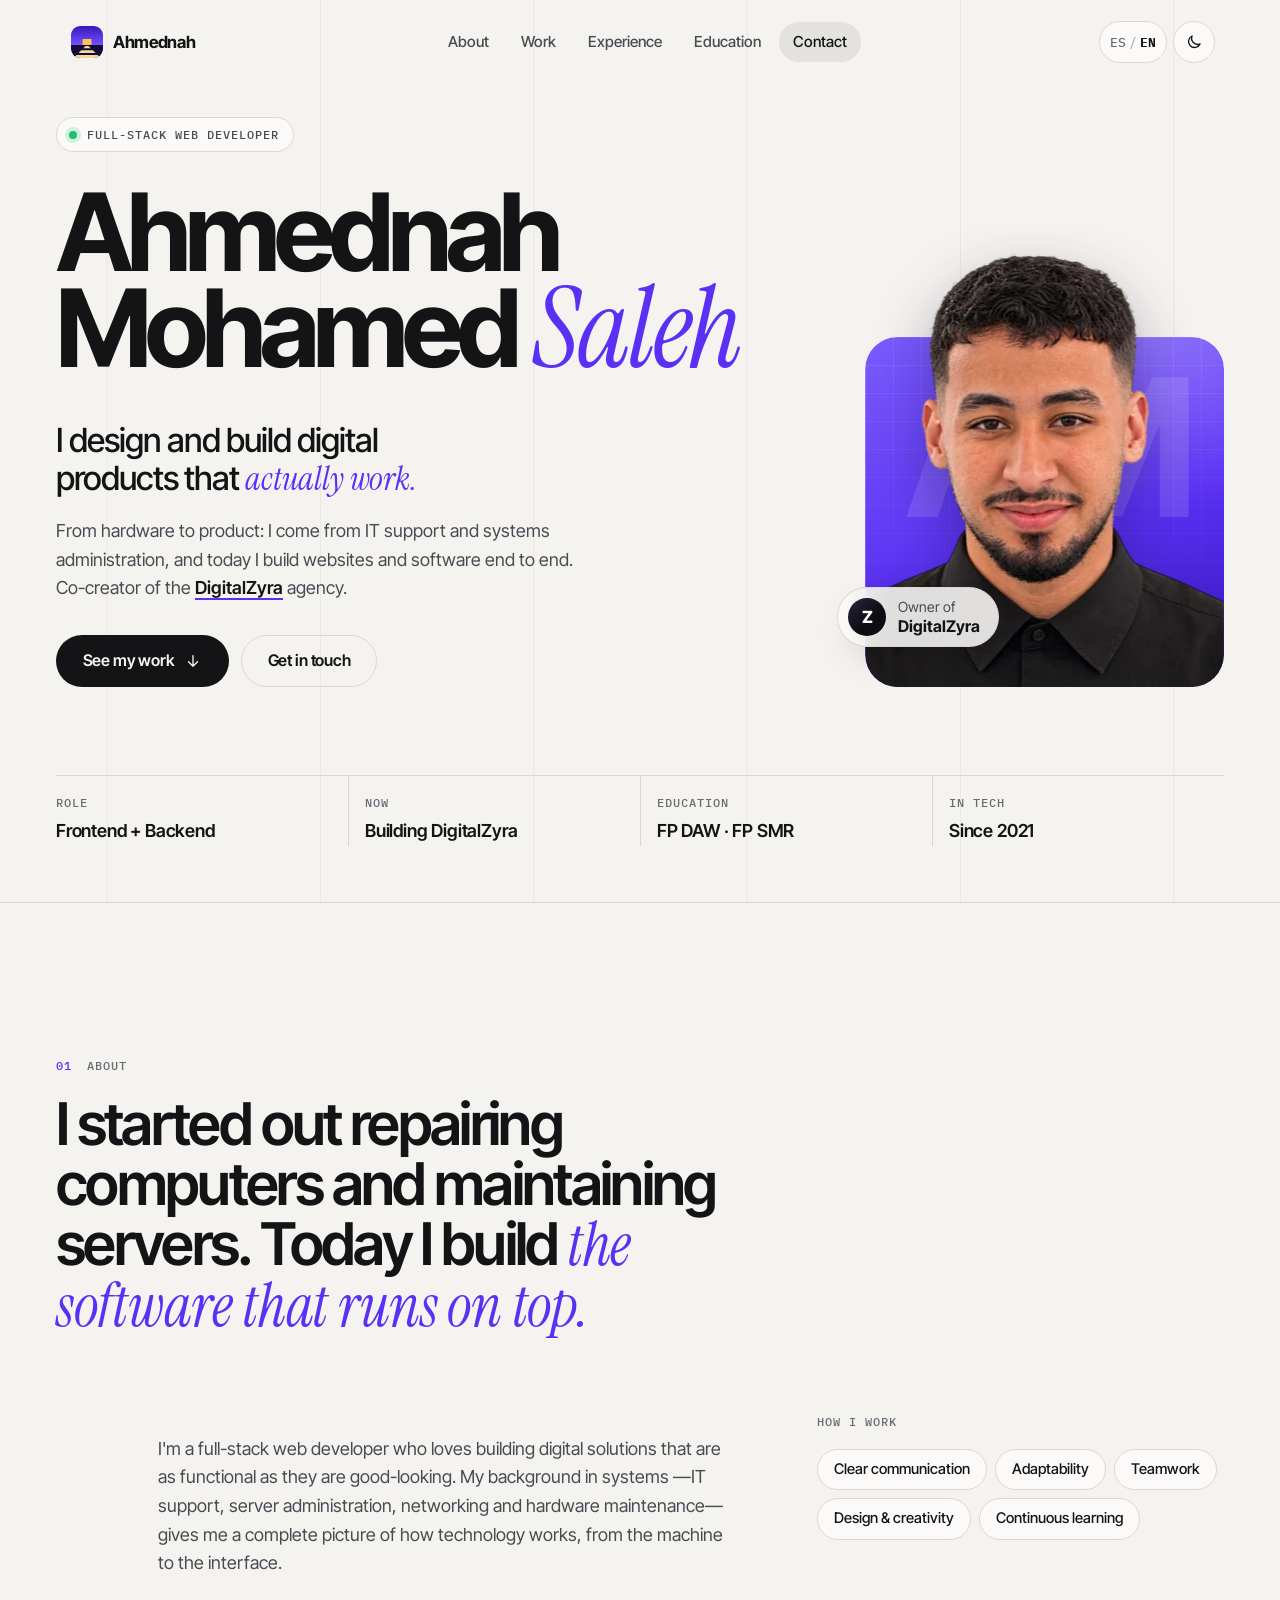
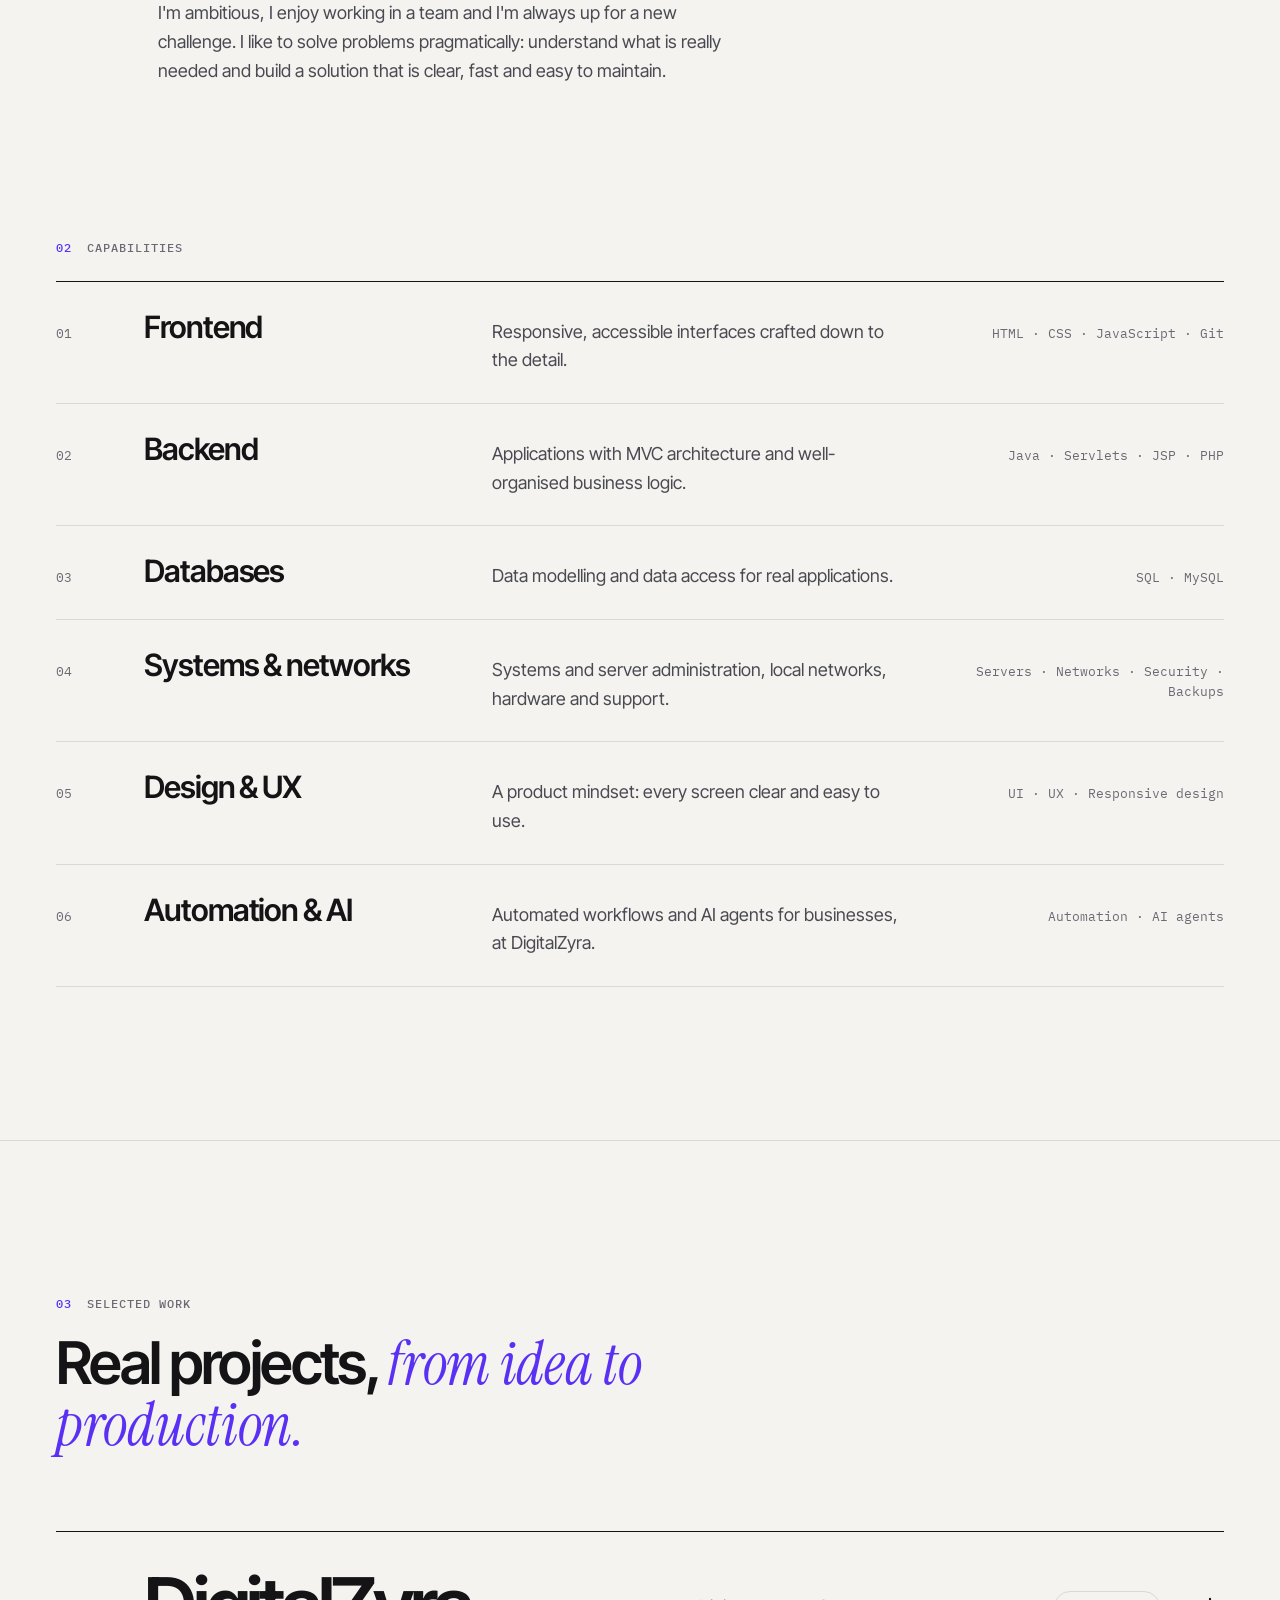
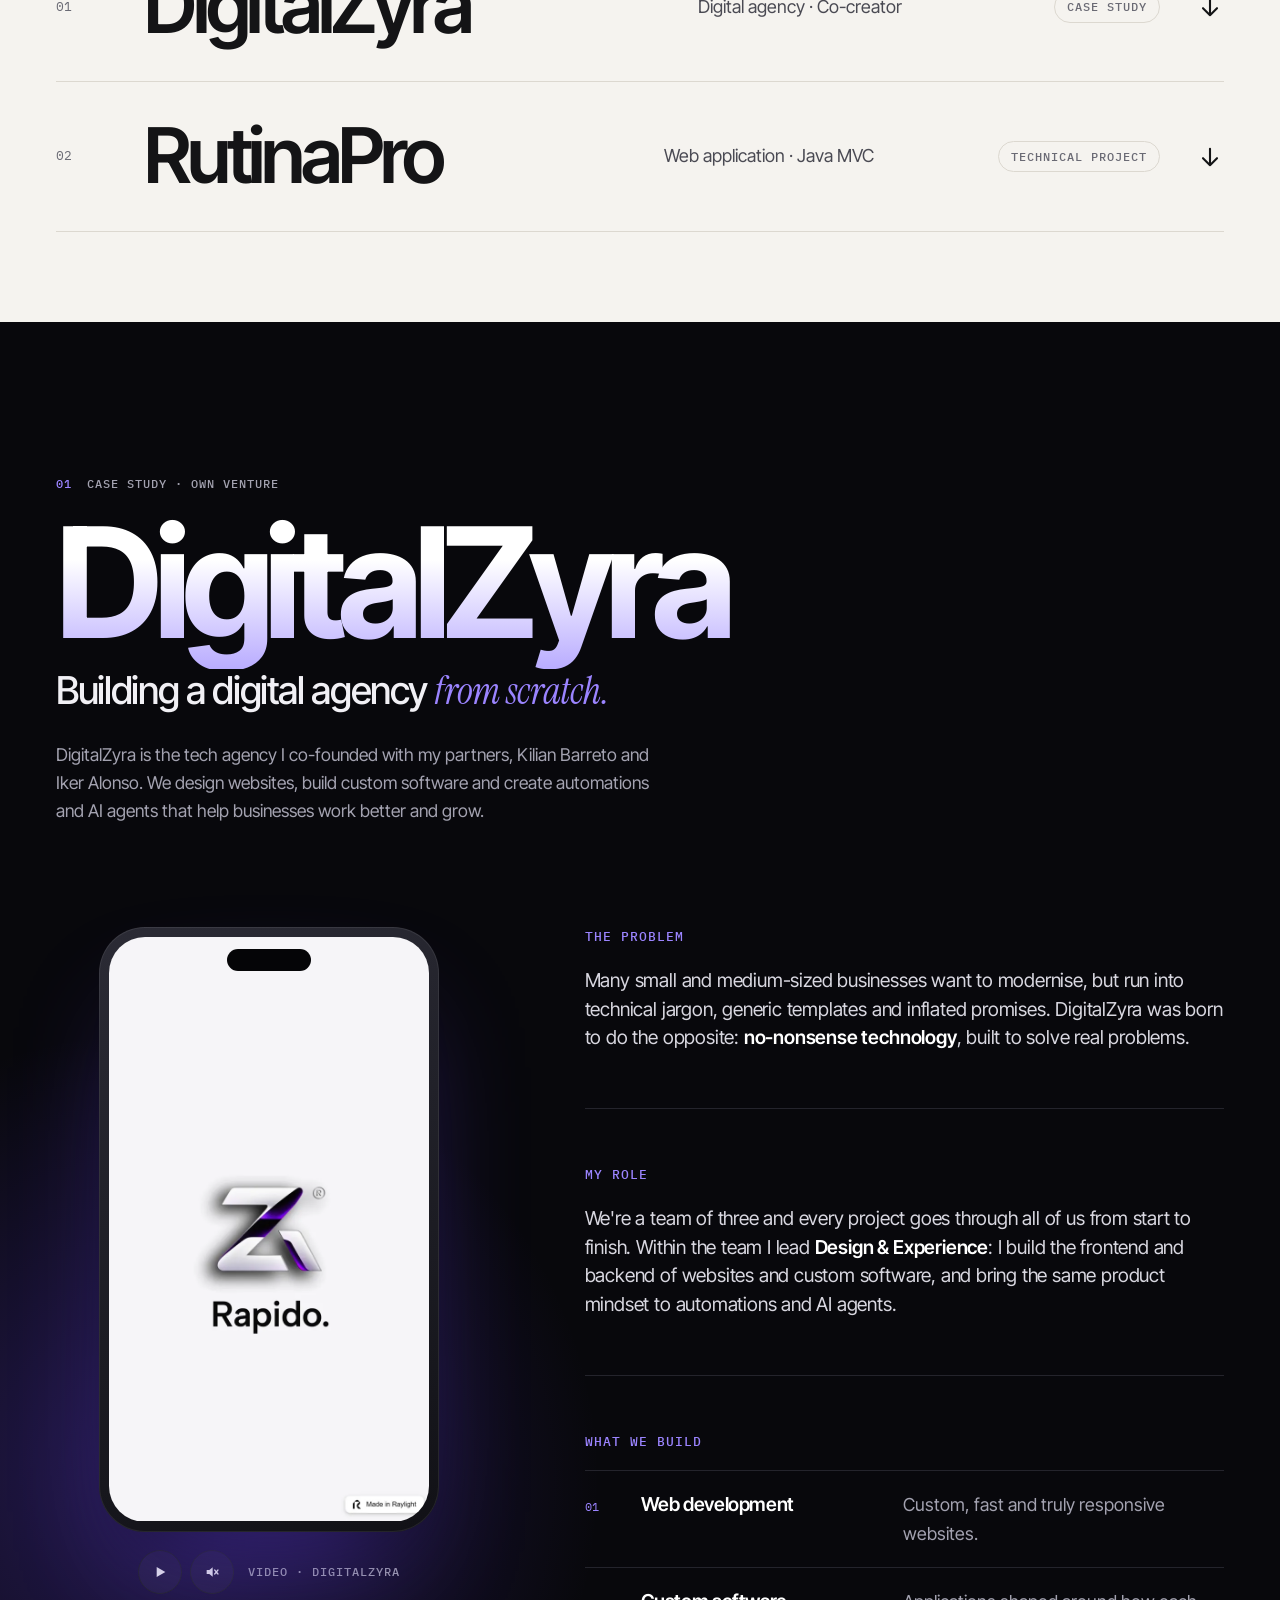
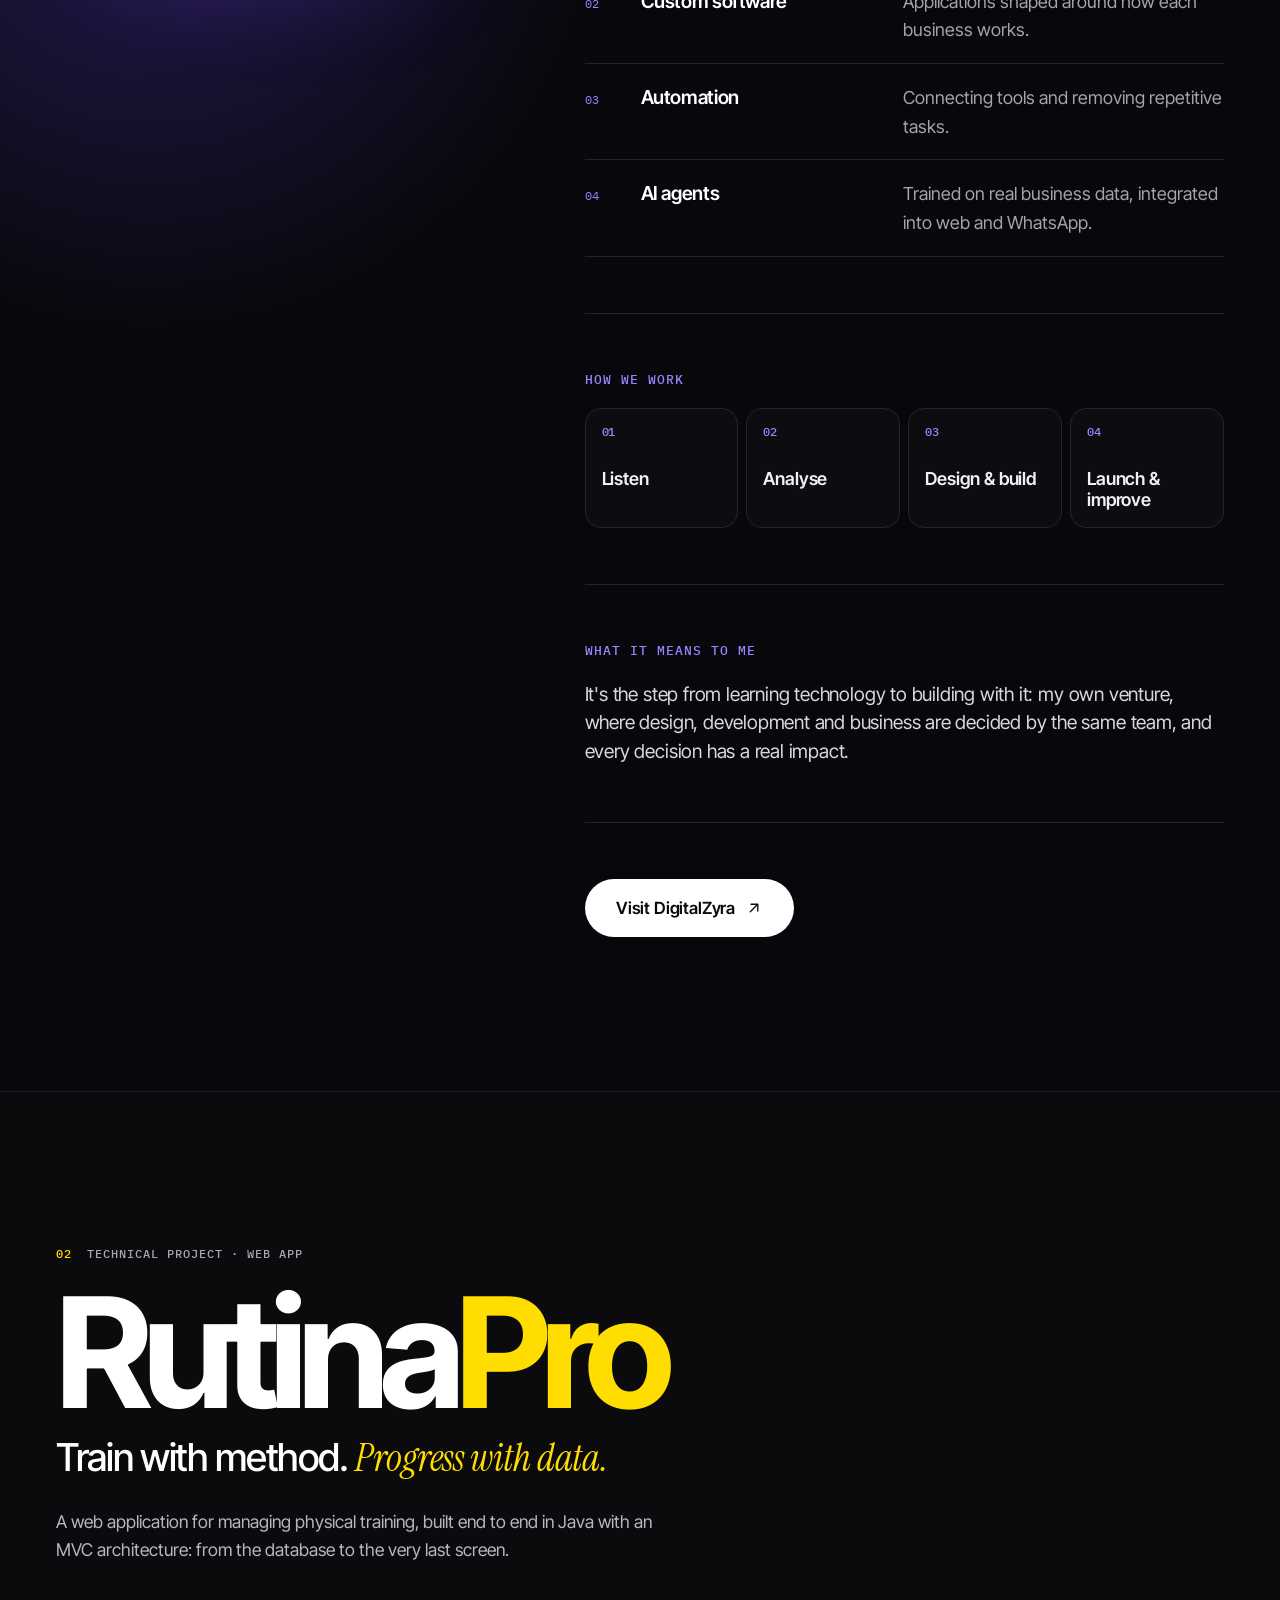
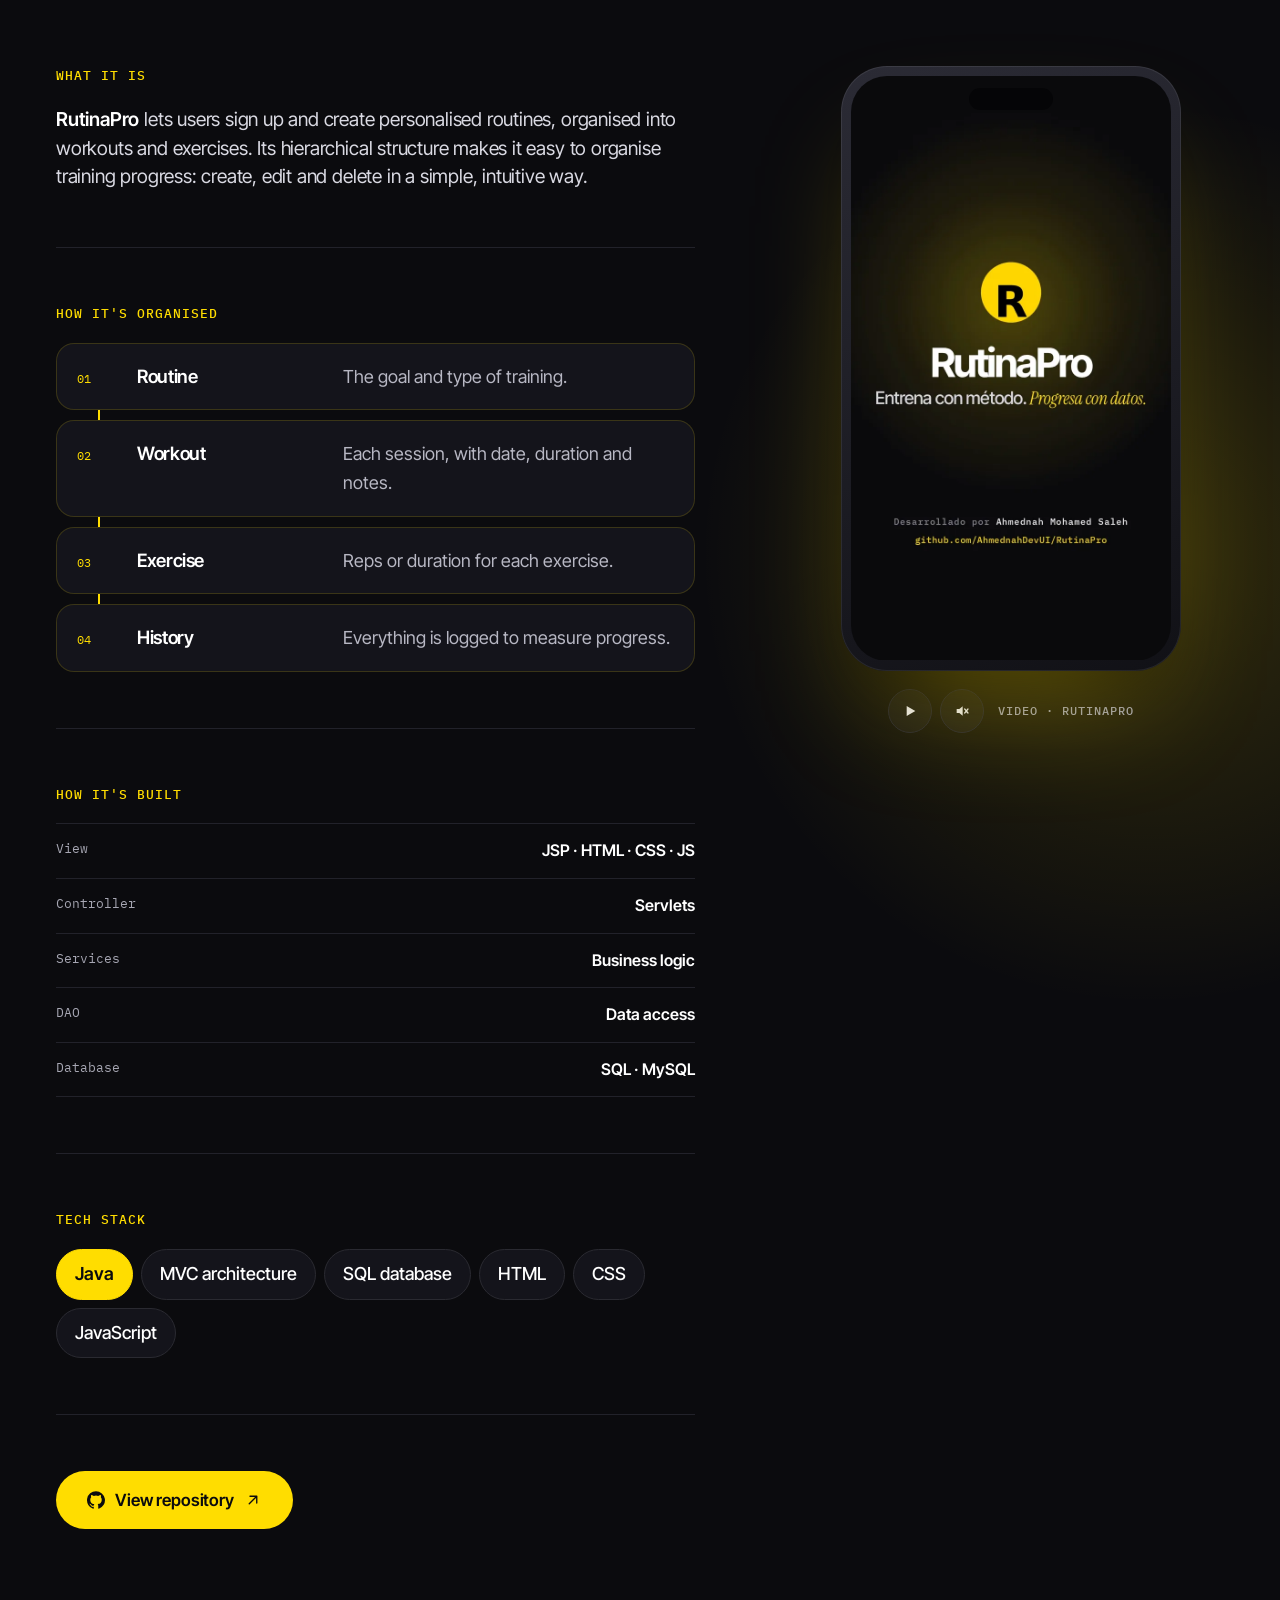
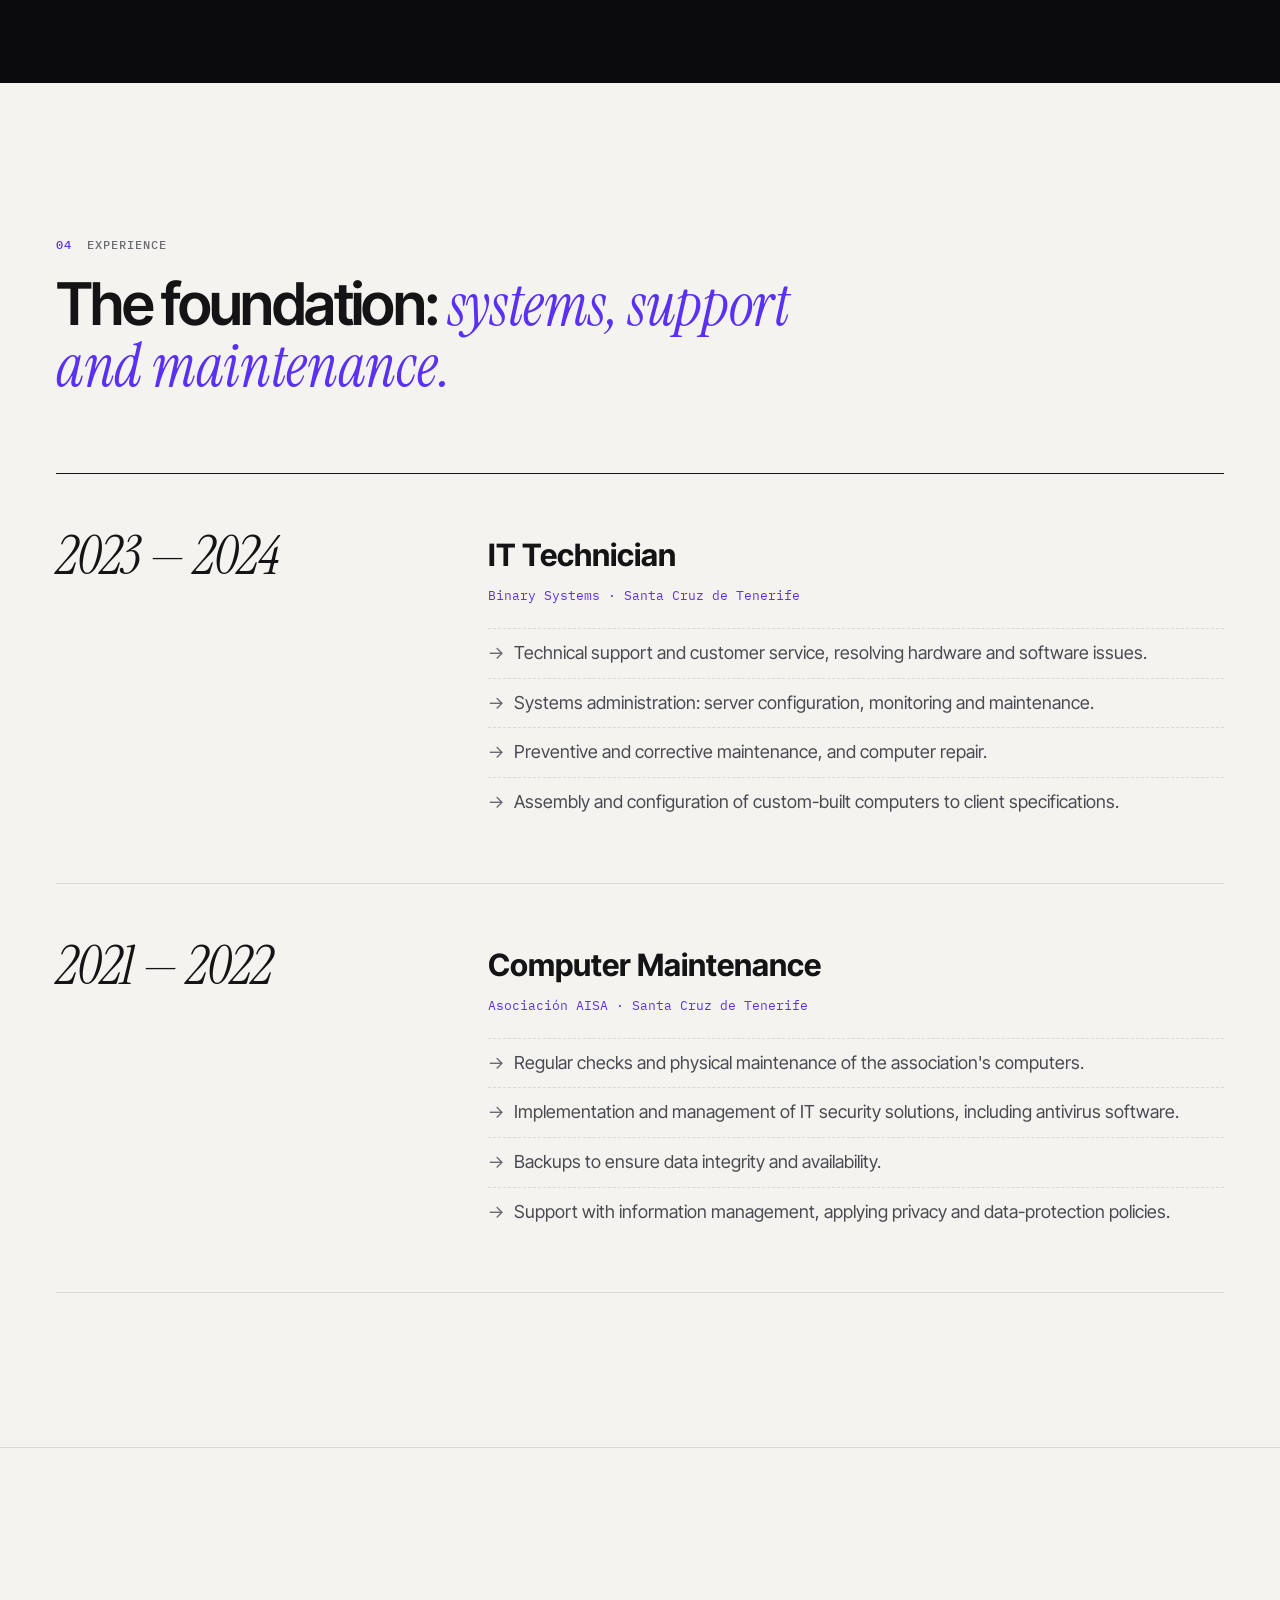
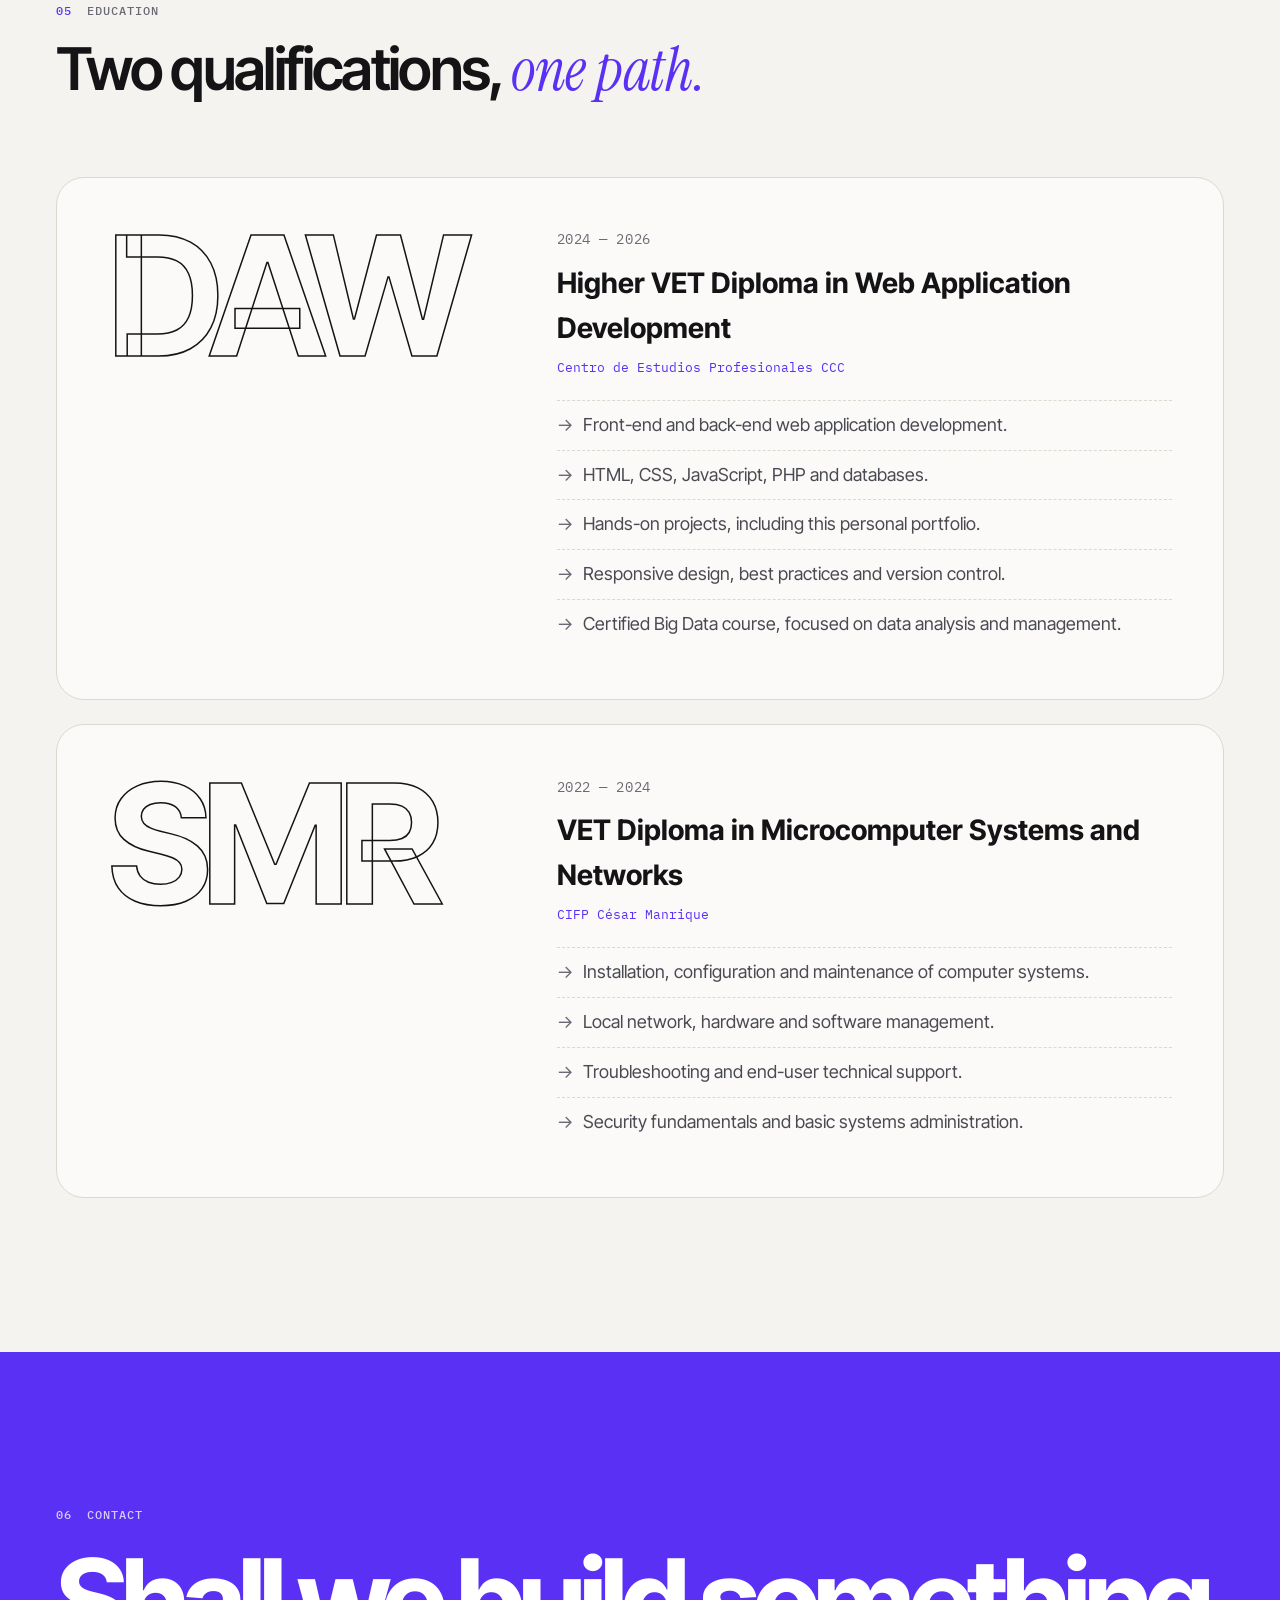
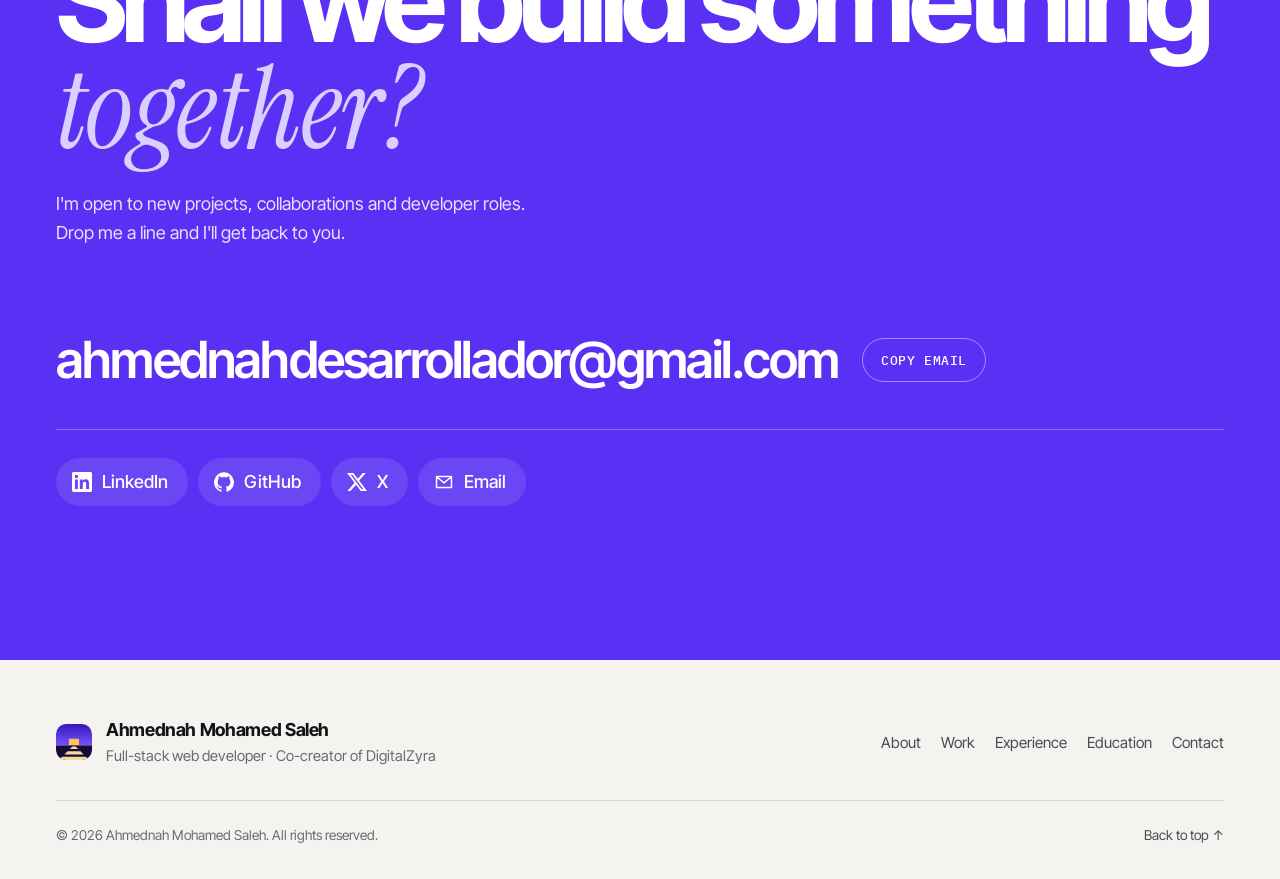
<file: index.html>
<!DOCTYPE html>
<html lang="es">

<!--
    ============================================================
    CÓMO EDITAR ESTE PORTFOLIO
    ------------------------------------------------------------
    · Cada texto aparece dos veces, uno al lado del otro:
        <span lang="es">Texto en español</span>
        <span lang="en">Text in English</span>
      Cambia los dos. El botón ES/EN muestra uno u otro.
    · Imágenes  → carpeta img/
    · Vídeos    → carpeta videos/
    · Estilos   → css/estilo.css  (colores al principio, en :root)
    · Scripts   → js/javaScriot.js
    ============================================================
-->

<head>
    <meta charset="UTF-8">
    <meta name="viewport" content="width=device-width, initial-scale=1.0">

    <!-- ================= SEO ================= -->
    <title data-es-text="Ahmednah Mohamed Saleh — Desarrollador web full-stack"
        data-en-text="Ahmednah Mohamed Saleh — Full-stack web developer">Ahmednah Mohamed Saleh — Desarrollador web full-stack</title>
    <meta name="description"
        data-es-content="Portfolio de Ahmednah Mohamed Saleh, desarrollador web full-stack y co-creador de la agencia DigitalZyra. Proyectos, experiencia, formación y contacto."
        data-en-content="Portfolio of Ahmednah Mohamed Saleh, full-stack web developer and co-creator of the DigitalZyra agency. Projects, experience, education and contact."
        content="Portfolio de Ahmednah Mohamed Saleh, desarrollador web full-stack y co-creador de la agencia DigitalZyra. Proyectos, experiencia, formación y contacto.">
    <meta name="author" content="Ahmednah Mohamed Saleh">
    <link rel="canonical" href="https://ahmednahdevui.github.io/">
    <meta name="theme-color" content="#f5f3ef" media="(prefers-color-scheme: light)">
    <meta name="theme-color" content="#0c0c0f" media="(prefers-color-scheme: dark)">

    <!-- Open Graph (vista previa al compartir en LinkedIn, WhatsApp, X...) -->
    <meta property="og:type" content="website">
    <meta property="og:url" content="https://ahmednahdevui.github.io/">
    <meta property="og:title" content="Ahmednah Mohamed Saleh — Desarrollador web full-stack">
    <meta property="og:description" content="Diseño y construyo productos digitales que funcionan de verdad. Co-creador de DigitalZyra.">
    <meta property="og:image" content="https://ahmednahdevui.github.io/img/og-ahmednah.jpg">
    <meta property="og:image:width" content="1200">
    <meta property="og:image:height" content="630">
    <meta property="og:locale" content="es_ES">
    <meta property="og:locale:alternate" content="en_GB">
    <meta name="twitter:card" content="summary_large_image">
    <meta name="twitter:site" content="@AhmednahDevUI">

    <!-- Favicon -->
    <link rel="icon" href="favicon.ico" sizes="48x48">
    <link rel="icon" href="img/favicon.svg" type="image/svg+xml">
    <link rel="apple-touch-icon" href="img/apple-touch-icon.png">

    <!-- Fuentes -->
    <link rel="preconnect" href="https://fonts.googleapis.com">
    <link rel="preconnect" href="https://fonts.gstatic.com" crossorigin>
    <link
        href="https://fonts.googleapis.com/css2?family=IBM+Plex+Mono:wght@400;500&family=Instrument+Serif:ital@0;1&family=Inter+Tight:wght@400;500;600;700&display=swap"
        rel="stylesheet">

    <!-- CSS -->
    <link rel="stylesheet" href="css/estilo.css">

    <!-- Imagen principal: se precarga para que el hero aparezca rápido -->
    <link rel="preload" as="image" href="img/foto-ahmednah-recorte-800.webp" type="image/webp"
        imagesrcset="img/foto-ahmednah-recorte-480.webp 480w, img/foto-ahmednah-recorte-800.webp 800w" imagesizes="(max-width: 900px) 90vw, 34vw">

    <!-- Idioma guardado (se aplica antes de pintar para evitar parpadeos) -->
    <script>
        (function () {
            var l = null;
            try { l = localStorage.getItem('idioma'); } catch (e) { }
            if (!l) l = (navigator.language || 'es').slice(0, 2) === 'en' ? 'en' : 'es';
            document.documentElement.lang = l;
            document.documentElement.classList.add('js');
        })();
    </script>

    <!-- Datos estructurados para buscadores -->
    <script type="application/ld+json">
    {
        "@context": "https://schema.org",
        "@type": "Person",
        "name": "Ahmednah Mohamed Saleh",
        "url": "https://ahmednahdevui.github.io/",
        "image": "https://ahmednahdevui.github.io/img/foto-ahmednah.jpg",
        "jobTitle": "Desarrollador web full-stack",
        "email": "mailto:ahmednahdesarrollador@gmail.com",
        "memberOf": { "@type": "Organization", "name": "DigitalZyra", "url": "https://digitalzyra.com/" },
        "sameAs": [
            "https://www.linkedin.com/in/ahmednah-mohamed-saleh-87361a36b",
            "https://github.com/AhmednahDevUI",
            "https://x.com/AhmednahDevUI"
        ]
    }
    </script>
</head>

<body>
    <!-- Modo oscuro guardado (antes de pintar la página) -->
    <script>
        (function () {
            var t = null;
            try { t = localStorage.getItem('tema'); } catch (e) { }
            if (t === 'oscuro' || (!t && window.matchMedia('(prefers-color-scheme: dark)').matches)) {
                document.body.classList.add('dark-mode');
            }
        })();
    </script>

    <!-- Iconos (se reutilizan con <use href="#i-...">) -->
    <svg width="0" height="0" style="position:absolute" aria-hidden="true" focusable="false">
        <symbol id="i-mail" viewBox="0 0 24 24"><path fill="none" stroke="currentColor" stroke-width="1.8" stroke-linecap="round" stroke-linejoin="round" d="M3 5.5h18v13H3zM3.5 6l8.5 7 8.5-7"/></symbol>
        <symbol id="i-linkedin" viewBox="0 0 24 24"><path fill="currentColor" d="M20.45 20.45h-3.55v-5.57c0-1.33-.03-3.04-1.85-3.04-1.86 0-2.14 1.45-2.14 2.94v5.67H9.35V9h3.41v1.56h.05c.48-.9 1.64-1.85 3.37-1.85 3.6 0 4.27 2.37 4.27 5.46v6.28zM5.34 7.43a2.06 2.06 0 1 1 0-4.13 2.06 2.06 0 0 1 0 4.13zM7.12 20.45H3.56V9h3.56v11.45zM22.22 0H1.77C.79 0 0 .77 0 1.73v20.54C0 23.23.79 24 1.77 24h20.45c.98 0 1.78-.77 1.78-1.73V1.73C24 .77 23.2 0 22.22 0z"/></symbol>
        <symbol id="i-github" viewBox="0 0 24 24"><path fill="currentColor" d="M12 .3a12 12 0 0 0-3.8 23.38c.6.12.82-.26.82-.57v-2.04c-3.34.73-4.04-1.61-4.04-1.61-.55-1.39-1.33-1.76-1.33-1.76-1.09-.74.08-.73.08-.73 1.2.09 1.84 1.24 1.84 1.24 1.07 1.83 2.81 1.3 3.5 1 .1-.78.42-1.31.76-1.61-2.67-.3-5.47-1.33-5.47-5.93 0-1.31.47-2.38 1.24-3.22-.14-.3-.54-1.52.1-3.18 0 0 1-.32 3.3 1.23a11.5 11.5 0 0 1 6 0c2.28-1.55 3.29-1.23 3.29-1.23.64 1.66.24 2.88.12 3.18a4.65 4.65 0 0 1 1.23 3.22c0 4.61-2.8 5.63-5.48 5.92.42.36.81 1.1.81 2.22v3.29c0 .31.21.69.82.57A12 12 0 0 0 12 .3"/></symbol>
        <symbol id="i-x" viewBox="0 0 24 24"><path fill="currentColor" d="M18.9 1.15h3.68l-8.04 9.19L24 22.85h-7.41l-5.8-7.58-6.63 7.58H.47l8.6-9.83L0 1.15h7.59l5.25 6.93zm-1.29 19.5h2.04L6.49 3.24H4.3z"/></symbol>
        <symbol id="i-arrow" viewBox="0 0 24 24"><path fill="none" stroke="currentColor" stroke-width="1.8" stroke-linecap="round" stroke-linejoin="round" d="M7 17 17 7M8 7h9v9"/></symbol>
        <symbol id="i-down" viewBox="0 0 24 24"><path fill="none" stroke="currentColor" stroke-width="1.8" stroke-linecap="round" stroke-linejoin="round" d="M12 5v14M6 13l6 6 6-6"/></symbol>
    </svg>

    <a class="skip-link" href="#main">
        <span lang="es">Saltar al contenido</span><span lang="en">Skip to content</span>
    </a>

    <!-- ================= NAV ================= -->
    <nav class="menu menu--top" aria-label="Principal" data-es-aria-label="Principal" data-en-aria-label="Main">
        <div class="navbar">

            <a class="marca" href="#header" aria-label="Ahmednah Mohamed Saleh — inicio">
                <img src="img/favicon.svg" alt="" width="32" height="32">
                <span class="marca-nombre">Ahmednah</span>
            </a>

            <ul id="nav-links">
                <li><a href="#about"><span lang="es">Sobre mí</span><span lang="en">About</span></a></li>
                <li><a href="#project"><span lang="es">Proyectos</span><span lang="en">Work</span></a></li>
                <li><a href="#experience"><span lang="es">Experiencia</span><span lang="en">Experience</span></a></li>
                <li><a href="#education"><span lang="es">Formación</span><span lang="en">Education</span></a></li>
                <li><a href="#contact"><span lang="es">Contacto</span><span lang="en">Contact</span></a></li>
            </ul>

            <div class="nav-acciones">
                <!-- ================= botón idioma ================= -->
                <button id="btn-idioma" class="boton-nav boton-idioma" type="button"
                    data-es-aria-label="Cambiar idioma a inglés" data-en-aria-label="Switch language to Spanish"
                    aria-label="Cambiar idioma a inglés">
                    <span class="idioma-es">ES</span><span class="idioma-sep">/</span><span class="idioma-en">EN</span>
                </button>

                <!-- ================= botón modo oscuro ================= -->
                <button id="btn-dark-mode" class="boton-nav boton-modo-oscuro" type="button" aria-pressed="false"
                    data-es-aria-label="Activar o desactivar modo oscuro" data-en-aria-label="Toggle dark mode"
                    aria-label="Activar o desactivar modo oscuro">
                    <svg class="icono-luna" viewBox="0 0 24 24" width="18" height="18" aria-hidden="true"><path fill="none" stroke="currentColor" stroke-width="1.8" stroke-linecap="round" stroke-linejoin="round" d="M20 14.5A8 8 0 0 1 9.5 4a8 8 0 1 0 10.5 10.5z"/></svg>
                    <svg class="icono-sol" viewBox="0 0 24 24" width="18" height="18" aria-hidden="true"><g fill="none" stroke="currentColor" stroke-width="1.8" stroke-linecap="round"><circle cx="12" cy="12" r="4"/><path d="M12 2v2M12 20v2M4.9 4.9l1.4 1.4M17.7 17.7l1.4 1.4M2 12h2M20 12h2M4.9 19.1l1.4-1.4M17.7 6.3l1.4-1.4"/></g></svg>
                </button>

                <!-- ================= botón menú (móvil) ================= -->
                <button class="boton-nav menu-toggle" type="button" aria-expanded="false" aria-controls="nav-links"
                    data-es-aria-label="Abrir menú" data-en-aria-label="Open menu" aria-label="Abrir menú">
                    <span></span><span></span>
                </button>
            </div>
        </div>
    </nav>

    <!-- ================= HERO ================= -->
    <header id="header" class="hero">
        <div class="contenedor hero-content">

            <!-- IZQUIERDA -->
            <div class="hero-txto">
                <p class="hello etiqueta">
                    <span class="punto-vivo" aria-hidden="true"></span>
                    <span lang="es">Desarrollador web full-stack</span>
                    <span lang="en">Full-stack web developer</span>
                </p>

                <h1>
                    <span class="h1-linea">Ahmednah</span>
                    <span class="h1-linea">Mohamed <em class="resaltado">Saleh</em></span>
                </h1>

                <p class="job-title">
                    <span lang="es">Diseño y construyo productos digitales que <em>funcionan de verdad.</em></span>
                    <span lang="en">I design and build digital products that <em>actually work.</em></span>
                </p>

                <p class="hero-intro" lang="es">
                    Del hardware al producto: vengo del soporte técnico y la administración de sistemas, y hoy
                    desarrollo webs y software de principio a fin. Owner de la agencia
                    <a href="#digitalzyra">DigitalZyra</a>.
                </p>
                <p class="hero-intro" lang="en">
                    From hardware to product: I come from IT support and systems administration, and today I build
                    websites and software end to end. Co-creator of the
                    <a href="#digitalzyra">DigitalZyra</a> agency.
                </p>

                <div class="hero-cta">
                    <a class="boton boton--primario" href="#project">
                        <span lang="es">Ver proyectos</span><span lang="en">See my work</span>
                        <svg width="18" height="18" aria-hidden="true"><use href="#i-down"/></svg>
                    </a>
                    <a class="boton boton--secundario" href="#contact">
                        <span lang="es">Contactar</span><span lang="en">Get in touch</span>
                    </a>
                </div>
            </div>

            <!-- DERECHA: FOTO (recortada, sobresale del bloque de color) -->
            <figure class="hero-foto">
                <div class="foto-escena">
                    <div class="foto-fondo" aria-hidden="true">
                        <span class="foto-monograma">AM</span>
                    </div>
                    <!-- Para cambiar la foto: sustituye img/foto-ahmednah-recorte-800.webp y -480.webp (PNG/WebP con fondo transparente) -->
                    <img class="foto-persona" src="img/foto-ahmednah-recorte-800.webp"
                        srcset="img/foto-ahmednah-recorte-480.webp 480w, img/foto-ahmednah-recorte-800.webp 800w"
                        sizes="(max-width: 900px) 90vw, 34vw" width="800" height="1000" fetchpriority="high"
                        alt="Retrato de Ahmednah Mohamed Saleh"
                        data-es-alt="Retrato de Ahmednah Mohamed Saleh"
                        data-en-alt="Portrait of Ahmednah Mohamed Saleh">
                </div>
                <a class="foto-chip" href="#digitalzyra">
                    <span class="foto-chip-logo" aria-hidden="true">Z</span>
                    <span>
                        <span lang="es">Owner de</span><span lang="en">Owner of</span>
                        <strong>DigitalZyra</strong>
                    </span>
                </a>
            </figure>
        </div>

        <!-- Datos rápidos -->
        <div class="contenedor">
            <dl class="hero-datos">
                <div>
                    <dt class="etiqueta"><span lang="es">Rol</span><span lang="en">Role</span></dt>
                    <dd><span lang="es">Frontend + Backend</span><span lang="en">Frontend + Backend</span></dd>
                </div>
                <div>
                    <dt class="etiqueta"><span lang="es">Ahora</span><span lang="en">Now</span></dt>
                    <dd><span lang="es">Construyendo DigitalZyra</span><span lang="en">Building DigitalZyra</span></dd>
                </div>
                <div>
                    <dt class="etiqueta"><span lang="es">Formación</span><span lang="en">Education</span></dt>
                    <dd>FP DAW · FP SMR</dd>
                </div>
                <div>
                    <dt class="etiqueta"><span lang="es">En tecnología</span><span lang="en">In tech</span></dt>
                    <dd><span lang="es">Desde 2021</span><span lang="en">Since 2021</span></dd>
                </div>
            </dl>
        </div>
    </header>

    <main id="main">

        <!-- ================= ABOUT ================= -->
        <section id="about" class="section">
            <div class="contenedor">

                <div class="section-title reveal">
                    <p class="etiqueta"><span class="num">01</span>
                        <span lang="es">Sobre mí</span><span lang="en">About</span></p>
                    <h2 lang="es">Empecé reparando equipos y manteniendo servidores. Hoy construyo <em>el software que funciona encima.</em></h2>
                    <h2 lang="en">I started out repairing computers and maintaining servers. Today I build <em>the software that runs on top.</em></h2>
                </div>

                <div class="about-grid">
                    <div class="section-content reveal">
                        <p class="parafoCapa" lang="es">
                            Soy desarrollador web full-stack y me apasiona crear soluciones digitales que sean tan
                            funcionales como atractivas. Mi base en sistemas —soporte técnico, administración de
                            servidores, redes y mantenimiento de equipos— me da una visión completa de cómo funciona la
                            tecnología, desde la máquina hasta la interfaz.
                        </p>
                        <p class="parafoCapa" lang="en">
                            I'm a full-stack web developer who loves building digital solutions that are as functional
                            as they are good-looking. My background in systems —IT support, server administration,
                            networking and hardware maintenance— gives me a complete picture of how technology works,
                            from the machine to the interface.
                        </p>
                        <p class="parafoCapa" lang="es">
                            Me considero una persona ambiciosa, disfruto del trabajo en equipo y siempre estoy dispuesto a
                            asumir nuevos retos. Me gusta resolver problemas con sentido práctico: entender qué se
                            necesita de verdad y construir una solución clara, rápida y fácil de mantener.
                        </p>
                        <p class="parafoCapa" lang="en">
                            I'm ambitious, I enjoy working in a team and I'm always up for a new challenge. I like to
                            solve problems pragmatically: understand what is really needed and build a solution that is
                            clear, fast and easy to maintain.
                        </p>
                    </div>

                    <div class="about-lado reveal">
                        <p class="etiqueta"><span lang="es">Cómo trabajo</span><span lang="en">How I work</span></p>
                        <ul class="skills">
                            <li><span lang="es">Comunicación efectiva</span><span lang="en">Clear communication</span></li>
                            <li><span lang="es">Adaptabilidad</span><span lang="en">Adaptability</span></li>
                            <li><span lang="es">Trabajo en equipo</span><span lang="en">Teamwork</span></li>
                            <li><span lang="es">Diseño y creatividad</span><span lang="en">Design &amp; creativity</span></li>
                            <li><span lang="es">Aprendizaje continuo</span><span lang="en">Continuous learning</span></li>
                        </ul>
                    </div>
                </div>

                <!-- ================= CAPACIDADES ================= -->
                <div id="capacidades" class="capacidades">
                    <div class="section-title reveal">
                        <p class="etiqueta"><span class="num">02</span>
                            <span lang="es">Capacidades</span><span lang="en">Capabilities</span></p>
                    </div>

                    <ol class="cap-lista">
                        <li class="cap reveal">
                            <span class="cap-num">01</span>
                            <h3 class="cap-titulo">Frontend</h3>
                            <p class="cap-texto" lang="es">Interfaces responsive, accesibles y cuidadas al detalle.</p>
                            <p class="cap-texto" lang="en">Responsive, accessible interfaces crafted down to the detail.</p>
                            <p class="cap-tools">HTML · CSS · JavaScript · Git</p>
                        </li>
                        <li class="cap reveal">
                            <span class="cap-num">02</span>
                            <h3 class="cap-titulo">Backend</h3>
                            <p class="cap-texto" lang="es">Aplicaciones con arquitectura MVC y lógica de negocio ordenada.</p>
                            <p class="cap-texto" lang="en">Applications with MVC architecture and well-organised business logic.</p>
                            <p class="cap-tools">Java · Servlets · JSP · PHP</p>
                        </li>
                        <li class="cap reveal">
                            <span class="cap-num">03</span>
                            <h3 class="cap-titulo"><span lang="es">Bases de datos</span><span lang="en">Databases</span></h3>
                            <p class="cap-texto" lang="es">Modelado y acceso a datos para aplicaciones reales.</p>
                            <p class="cap-texto" lang="en">Data modelling and data access for real applications.</p>
                            <p class="cap-tools">SQL · MySQL</p>
                        </li>
                        <li class="cap reveal">
                            <span class="cap-num">04</span>
                            <h3 class="cap-titulo"><span lang="es">Sistemas y redes</span><span lang="en">Systems &amp; networks</span></h3>
                            <p class="cap-texto" lang="es">Administración de sistemas y servidores, redes locales, hardware y soporte.</p>
                            <p class="cap-texto" lang="en">Systems and server administration, local networks, hardware and support.</p>
                            <p class="cap-tools"><span lang="es">Servidores · Redes · Seguridad · Copias</span><span lang="en">Servers · Networks · Security · Backups</span></p>
                        </li>
                        <li class="cap reveal">
                            <span class="cap-num">05</span>
                            <h3 class="cap-titulo"><span lang="es">Diseño y experiencia</span><span lang="en">Design &amp; UX</span></h3>
                            <p class="cap-texto" lang="es">Mirada de producto: que cada pantalla sea clara y fácil de usar.</p>
                            <p class="cap-texto" lang="en">A product mindset: every screen clear and easy to use.</p>
                            <p class="cap-tools">UI · UX · <span lang="es">Diseño responsive</span><span lang="en">Responsive design</span></p>
                        </li>
                        <li class="cap reveal">
                            <span class="cap-num">06</span>
                            <h3 class="cap-titulo"><span lang="es">Automatización e IA</span><span lang="en">Automation &amp; AI</span></h3>
                            <p class="cap-texto" lang="es">Flujos automáticos y agentes de IA para negocios, dentro de DigitalZyra.</p>
                            <p class="cap-texto" lang="en">Automated workflows and AI agents for businesses, at DigitalZyra.</p>
                            <p class="cap-tools"><span lang="es">Automatización · Agentes de IA</span><span lang="en">Automation · AI agents</span></p>
                        </li>
                    </ol>
                </div>

            </div>
        </section>

        <!-- ================= PROJECT (índice de proyectos) ================= -->
        <section id="project" class="section section--proyectos">
            <div class="contenedor">
                <div class="section-title reveal">
                    <p class="etiqueta"><span class="num">03</span>
                        <span lang="es">Proyectos</span><span lang="en">Selected work</span></p>
                    <h2 lang="es">Proyectos reales, <em>de la idea a producción.</em></h2>
                    <h2 lang="en">Real projects, <em>from idea to production.</em></h2>
                </div>

                <ul class="proyectos-indice">
                    <li class="reveal">
                        <a class="proyecto-fila" href="#digitalzyra">
                            <span class="proyecto-num">01</span>
                            <span class="proyecto-nombre">DigitalZyra</span>
                            <span class="proyecto-meta">
                                <span lang="es">Agencia digital · Co-creador</span>
                                <span lang="en">Digital agency · Co-creator</span>
                            </span>
                            <span class="proyecto-tipo etiqueta">Case study</span>
                            <svg class="proyecto-flecha" width="28" height="28" aria-hidden="true"><use href="#i-down"/></svg>
                        </a>
                    </li>
                    <li class="reveal">
                        <a class="proyecto-fila" href="#rutinapro">
                            <span class="proyecto-num">02</span>
                            <span class="proyecto-nombre">RutinaPro</span>
                            <span class="proyecto-meta">
                                <span lang="es">Aplicación web · Java MVC</span>
                                <span lang="en">Web application · Java MVC</span>
                            </span>
                            <span class="proyecto-tipo etiqueta"><span lang="es">Proyecto técnico</span><span lang="en">Technical project</span></span>
                            <svg class="proyecto-flecha" width="28" height="28" aria-hidden="true"><use href="#i-down"/></svg>
                        </a>
                    </li>
                </ul>
            </div>
        </section>

        <!-- ================= DIGITALZYRA — CASE STUDY ================= -->
        <!-- Enlace de la web: busca "https://digitalzyra.com/" -->
        <section id="digitalzyra" class="zyra" aria-labelledby="zyra-titulo">
            <div class="contenedor">

                <header class="zyra-cabecera reveal">
                    <p class="etiqueta"><span class="num">01</span> Case study ·
                        <span lang="es">Proyecto propio</span><span lang="en">Own venture</span></p>
                    <h2 id="zyra-titulo" class="zyra-titulo">DigitalZyra</h2>
                    <p class="zyra-lema" lang="es">Construyendo una agencia digital <em>desde cero.</em></p>
                    <p class="zyra-lema" lang="en">Building a digital agency <em>from scratch.</em></p>
                    <p class="zyra-intro" lang="es">
                        DigitalZyra es la agencia tecnológica que he creado junto a mis socios, Kilian Barreto e Iker
                        Alonso. Diseñamos webs, desarrollamos software a medida y creamos automatizaciones y agentes de
                        IA para ayudar a las empresas a trabajar mejor y crecer.
                    </p>
                    <p class="zyra-intro" lang="en">
                        DigitalZyra is the tech agency I co-founded with my partners, Kilian Barreto and Iker Alonso.
                        We design websites, build custom software and create automations and AI agents that help
                        businesses work better and grow.
                    </p>
                </header>

                <div class="zyra-grid">

                    <!-- VÍDEO (vertical, dentro de un marco de móvil) -->
                    <div class="zyra-media reveal">
                        <div class="movil">
                            <!-- Para cambiar el vídeo: sustituye videos/video-digitalzyra.mp4 -->
                            <video id="video-zyra" class="movil-video video-auto" muted loop playsinline preload="none"
                                poster="img/poster-digitalzyra.webp" width="720" height="1280"
                                aria-label="Vídeo de presentación de DigitalZyra"
                                data-es-aria-label="Vídeo de presentación de DigitalZyra"
                                data-en-aria-label="DigitalZyra showreel">
                                <source src="videos/video-digitalzyra.mp4" type="video/mp4">
                            </video>
                        </div>
                        <div class="video-controles">
                            <button class="boton-video" type="button" data-video="video-zyra" data-accion="play"
                                aria-label="Reproducir o pausar el vídeo"
                                data-es-aria-label="Reproducir o pausar el vídeo" data-en-aria-label="Play or pause video">
                                <svg class="i-play" viewBox="0 0 24 24" width="16" height="16" aria-hidden="true"><path fill="currentColor" d="M7 4.5v15l13-7.5z"/></svg>
                                <svg class="i-pausa" viewBox="0 0 24 24" width="16" height="16" aria-hidden="true"><path fill="currentColor" d="M6 4h4v16H6zM14 4h4v16h-4z"/></svg>
                            </button>
                            <button class="boton-video" type="button" data-video="video-zyra" data-accion="sonido"
                                aria-label="Activar o silenciar el sonido"
                                data-es-aria-label="Activar o silenciar el sonido" data-en-aria-label="Mute or unmute">
                                <svg class="i-mute" viewBox="0 0 24 24" width="16" height="16" aria-hidden="true"><path fill="currentColor" d="M4 9h4l5-4v14l-5-4H4z"/><path fill="none" stroke="currentColor" stroke-width="1.8" stroke-linecap="round" d="m16 9 5 6m0-6-5 6"/></svg>
                                <svg class="i-sonido" viewBox="0 0 24 24" width="16" height="16" aria-hidden="true"><path fill="currentColor" d="M4 9h4l5-4v14l-5-4H4z"/><path fill="none" stroke="currentColor" stroke-width="1.8" stroke-linecap="round" d="M16.5 8.5a5 5 0 0 1 0 7M19 6a8.5 8.5 0 0 1 0 12"/></svg>
                            </button>
                            <span class="etiqueta"><span lang="es">Vídeo · DigitalZyra</span><span lang="en">Video · DigitalZyra</span></span>
                        </div>
                    </div>

                    <!-- HISTORIA DEL PROYECTO -->
                    <div class="zyra-historia">

                        <article class="zyra-bloque reveal">
                            <h3 class="zyra-sub"><span lang="es">El problema</span><span lang="en">The problem</span></h3>
                            <p lang="es">
                                Muchos negocios pequeños y medianos quieren modernizarse, pero se encuentran con jerga
                                técnica, plantillas genéricas y promesas exageradas. DigitalZyra nace para hacer lo
                                contrario: <strong>tecnología sin humo</strong>, construida para resolver problemas
                                reales.
                            </p>
                            <p lang="en">
                                Many small and medium-sized businesses want to modernise, but run into technical jargon,
                                generic templates and inflated promises. DigitalZyra was born to do the opposite:
                                <strong>no-nonsense technology</strong>, built to solve real problems.
                            </p>
                        </article>

                        <article class="zyra-bloque reveal">
                            <h3 class="zyra-sub"><span lang="es">Mi papel</span><span lang="en">My role</span></h3>
                            <p lang="es">
                                Somos un equipo de tres personas y cada proyecto pasa por los tres de principio a fin.
                                Dentro del equipo me ocupo del área de <strong>Diseño &amp; Experiencia</strong>:
                                construyo el frontend y el backend de webs y software a medida, y llevo esa misma mirada
                                de producto a las automatizaciones y los agentes de IA.
                            </p>
                            <p lang="en">
                                We're a team of three and every project goes through all of us from start to finish.
                                Within the team I lead <strong>Design &amp; Experience</strong>: I build the frontend and
                                backend of websites and custom software, and bring the same product mindset to
                                automations and AI agents.
                            </p>
                        </article>

                        <article class="zyra-bloque reveal">
                            <h3 class="zyra-sub"><span lang="es">Lo que desarrollamos</span><span lang="en">What we build</span></h3>
                            <ul class="zyra-servicios">
                                <li>
                                    <span class="zs-num">01</span>
                                    <strong><span lang="es">Desarrollo web</span><span lang="en">Web development</span></strong>
                                    <span lang="es">Webs a medida, rápidas y responsive de verdad.</span>
                                    <span lang="en">Custom, fast and truly responsive websites.</span>
                                </li>
                                <li>
                                    <span class="zs-num">02</span>
                                    <strong><span lang="es">Software a medida</span><span lang="en">Custom software</span></strong>
                                    <span lang="es">Aplicaciones pensadas para cómo trabaja cada negocio.</span>
                                    <span lang="en">Applications shaped around how each business works.</span>
                                </li>
                                <li>
                                    <span class="zs-num">03</span>
                                    <strong><span lang="es">Automatización</span><span lang="en">Automation</span></strong>
                                    <span lang="es">Conectar herramientas y eliminar tareas repetitivas.</span>
                                    <span lang="en">Connecting tools and removing repetitive tasks.</span>
                                </li>
                                <li>
                                    <span class="zs-num">04</span>
                                    <strong><span lang="es">Agentes de IA</span><span lang="en">AI agents</span></strong>
                                    <span lang="es">Entrenados con información real, integrados en web y WhatsApp.</span>
                                    <span lang="en">Trained on real business data, integrated into web and WhatsApp.</span>
                                </li>
                            </ul>
                        </article>

                        <article class="zyra-bloque reveal">
                            <h3 class="zyra-sub"><span lang="es">Cómo trabajamos</span><span lang="en">How we work</span></h3>
                            <ol class="zyra-proceso">
                                <li><span>01</span><span lang="es">Escuchar</span><span lang="en">Listen</span></li>
                                <li><span>02</span><span lang="es">Analizar</span><span lang="en">Analyse</span></li>
                                <li><span>03</span><span lang="es">Diseñar y desarrollar</span><span lang="en">Design &amp; build</span></li>
                                <li><span>04</span><span lang="es">Lanzar y mejorar</span><span lang="en">Launch &amp; improve</span></li>
                            </ol>
                        </article>

                        <article class="zyra-bloque reveal">
                            <h3 class="zyra-sub"><span lang="es">Qué representa para mí</span><span lang="en">What it means to me</span></h3>
                            <p lang="es">
                                Es el paso de aprender tecnología a construir con ella: un proyecto propio en el que
                                diseño, desarrollo y negocio se deciden en el mismo equipo, y en el que cada decisión
                                tiene impacto real.
                            </p>
                            <p lang="en">
                                It's the step from learning technology to building with it: my own venture, where design,
                                development and business are decided by the same team, and every decision has a real
                                impact.
                            </p>
                        </article>

                        <a class="boton boton--zyra reveal" href="https://digitalzyra.com/" target="_blank" rel="noopener">
                            <span lang="es">Visitar DigitalZyra</span><span lang="en">Visit DigitalZyra</span>
                            <svg width="18" height="18" aria-hidden="true"><use href="#i-arrow"/></svg>
                        </a>
                    </div>
                </div>
            </div>
        </section>

        <!-- ================= RUTINAPRO — CASE STUDY ================= -->
        <!-- Enlace del repositorio: busca "github.com/AhmednahDevUI/RutinaPro" -->
        <section id="rutinapro" class="rutina" aria-labelledby="rutina-titulo">
            <div class="contenedor">

                <header class="rutina-cabecera reveal">
                    <p class="etiqueta"><span class="num">02</span>
                        <span lang="es">Proyecto técnico · Aplicación web</span><span lang="en">Technical project · Web app</span></p>
                    <h2 id="rutina-titulo" class="rutina-titulo">Rutina<span>Pro</span></h2>
                    <p class="rutina-lema" lang="es">Entrena con método. <em>Progresa con datos.</em></p>
                    <p class="rutina-lema" lang="en">Train with method. <em>Progress with data.</em></p>
                    <p class="rutina-intro" lang="es">
                        Aplicación web para la gestión de entrenamientos físicos, desarrollada de principio a fin en
                        Java con arquitectura MVC: desde la base de datos hasta la última pantalla.
                    </p>
                    <p class="rutina-intro" lang="en">
                        A web application for managing physical training, built end to end in Java with an MVC
                        architecture: from the database to the very last screen.
                    </p>
                </header>

                <div class="rutina-grid">

                    <!-- VÍDEO (vertical, dentro de un marco de móvil) -->
                    <div class="rutina-media reveal">
                        <div class="movil movil--rutina">
                            <!-- Para cambiar el vídeo: sustituye videos/video-rutinapro.mp4 -->
                            <video id="video-rutina" class="movil-video video-auto" muted loop playsinline preload="none"
                                poster="img/poster-rutinapro.webp" width="720" height="1280"
                                aria-label="Vídeo de presentación de RutinaPro"
                                data-es-aria-label="Vídeo de presentación de RutinaPro"
                                data-en-aria-label="RutinaPro showreel">
                                <source src="videos/video-rutinapro.mp4" type="video/mp4">
                            </video>
                        </div>
                        <div class="video-controles">
                            <button class="boton-video" type="button" data-video="video-rutina" data-accion="play"
                                aria-label="Reproducir o pausar el vídeo"
                                data-es-aria-label="Reproducir o pausar el vídeo" data-en-aria-label="Play or pause video">
                                <svg class="i-play" viewBox="0 0 24 24" width="16" height="16" aria-hidden="true"><path fill="currentColor" d="M7 4.5v15l13-7.5z"/></svg>
                                <svg class="i-pausa" viewBox="0 0 24 24" width="16" height="16" aria-hidden="true"><path fill="currentColor" d="M6 4h4v16H6zM14 4h4v16h-4z"/></svg>
                            </button>
                            <button class="boton-video" type="button" data-video="video-rutina" data-accion="sonido"
                                aria-label="Activar o silenciar el sonido"
                                data-es-aria-label="Activar o silenciar el sonido" data-en-aria-label="Mute or unmute">
                                <svg class="i-mute" viewBox="0 0 24 24" width="16" height="16" aria-hidden="true"><path fill="currentColor" d="M4 9h4l5-4v14l-5-4H4z"/><path fill="none" stroke="currentColor" stroke-width="1.8" stroke-linecap="round" d="m16 9 5 6m0-6-5 6"/></svg>
                                <svg class="i-sonido" viewBox="0 0 24 24" width="16" height="16" aria-hidden="true"><path fill="currentColor" d="M4 9h4l5-4v14l-5-4H4z"/><path fill="none" stroke="currentColor" stroke-width="1.8" stroke-linecap="round" d="M16.5 8.5a5 5 0 0 1 0 7M19 6a8.5 8.5 0 0 1 0 12"/></svg>
                            </button>
                            <span class="etiqueta"><span lang="es">Vídeo · RutinaPro</span><span lang="en">Video · RutinaPro</span></span>
                        </div>
                    </div>

                    <!-- HISTORIA DEL PROYECTO -->
                    <div class="rutina-historia">

                        <article class="rutina-bloque reveal">
                            <h3 class="rutina-sub"><span lang="es">Qué es</span><span lang="en">What it is</span></h3>
                            <p lang="es">
                                <strong>RutinaPro</strong> permite a los usuarios registrarse y crear rutinas
                                personalizadas, organizadas en entrenamientos y ejercicios. Su estructura jerárquica
                                facilita organizar el progreso deportivo: crear, editar y eliminar de forma sencilla e
                                intuitiva.
                            </p>
                            <p lang="en">
                                <strong>RutinaPro</strong> lets users sign up and create personalised routines, organised
                                into workouts and exercises. Its hierarchical structure makes it easy to organise training
                                progress: create, edit and delete in a simple, intuitive way.
                            </p>
                        </article>

                        <article class="rutina-bloque reveal">
                            <h3 class="rutina-sub"><span lang="es">Cómo se organiza</span><span lang="en">How it's organised</span></h3>
                            <ol class="rutina-jerarquia">
                                <li><span class="rj-num">01</span><strong><span lang="es">Rutina</span><span lang="en">Routine</span></strong>
                                    <span lang="es">El objetivo y el tipo de entrenamiento.</span><span lang="en">The goal and type of training.</span></li>
                                <li><span class="rj-num">02</span><strong><span lang="es">Entrenamiento</span><span lang="en">Workout</span></strong>
                                    <span lang="es">Cada sesión, con fecha, duración y notas.</span><span lang="en">Each session, with date, duration and notes.</span></li>
                                <li><span class="rj-num">03</span><strong><span lang="es">Ejercicio</span><span lang="en">Exercise</span></strong>
                                    <span lang="es">Repeticiones o duración de cada ejercicio.</span><span lang="en">Reps or duration for each exercise.</span></li>
                                <li><span class="rj-num">04</span><strong><span lang="es">Historial</span><span lang="en">History</span></strong>
                                    <span lang="es">Todo queda registrado para medir el progreso.</span><span lang="en">Everything is logged to measure progress.</span></li>
                            </ol>
                        </article>

                        <article class="rutina-bloque reveal">
                            <h3 class="rutina-sub"><span lang="es">Cómo está construido</span><span lang="en">How it's built</span></h3>
                            <ol class="rutina-capas">
                                <li><span><span lang="es">Vista</span><span lang="en">View</span></span><strong>JSP · HTML · CSS · JS</strong></li>
                                <li><span><span lang="es">Controlador</span><span lang="en">Controller</span></span><strong>Servlets</strong></li>
                                <li><span><span lang="es">Servicios</span><span lang="en">Services</span></span><strong><span lang="es">Lógica de negocio</span><span lang="en">Business logic</span></strong></li>
                                <li><span>DAO</span><strong><span lang="es">Acceso a datos</span><span lang="en">Data access</span></strong></li>
                                <li><span><span lang="es">Base de datos</span><span lang="en">Database</span></span><strong>SQL · MySQL</strong></li>
                            </ol>
                        </article>

                        <article class="rutina-bloque reveal">
                            <h3 class="rutina-sub"><span lang="es">Tecnologías</span><span lang="en">Tech stack</span></h3>
                            <ul class="rutina-stack">
                                <li class="destacado">Java</li>
                                <li><span lang="es">Arquitectura MVC</span><span lang="en">MVC architecture</span></li>
                                <li><span lang="es">Base de datos SQL</span><span lang="en">SQL database</span></li>
                                <li>HTML</li>
                                <li>CSS</li>
                                <li>JavaScript</li>
                            </ul>
                        </article>

                        <a class="boton boton--rutina reveal" href="https://github.com/AhmednahDevUI/RutinaPro" target="_blank" rel="noopener">
                            <svg width="18" height="18" aria-hidden="true"><use href="#i-github"/></svg>
                            <span lang="es">Ver repositorio</span><span lang="en">View repository</span>
                            <svg width="18" height="18" aria-hidden="true"><use href="#i-arrow"/></svg>
                        </a>
                    </div>
                </div>
            </div>
        </section>

        <!-- ================= EXPERIENCE ================= -->
        <section id="experience" class="section">
            <div class="contenedor">

                <div class="section-title reveal">
                    <p class="etiqueta"><span class="num">04</span>
                        <span lang="es">Experiencia</span><span lang="en">Experience</span></p>
                    <h2 lang="es">La base: <em>sistemas, soporte y mantenimiento.</em></h2>
                    <h2 lang="en">The foundation: <em>systems, support and maintenance.</em></h2>
                </div>

                <ol class="timeline">
                    <!-- Experiencia 1 -->
                    <li class="timeline-item reveal">
                        <p class="timeCapa">2023 — 2024</p>
                        <div class="timeline-cuerpo">
                            <h3 class="titloCapa"><span lang="es">Técnico Informático</span><span lang="en">IT Technician</span></h3>
                            <p class="tituloAzul">Binary Systems · Santa Cruz de Tenerife</p>
                            <ul class="textoCapasUl" lang="es">
                                <li>Soporte técnico y atención al cliente para resolver incidencias de hardware y software.</li>
                                <li>Administración de sistemas: configuración, monitorización y mantenimiento de servidores.</li>
                                <li>Mantenimiento preventivo y correctivo, y reparación de equipos informáticos.</li>
                                <li>Montaje y configuración de equipos a medida según las especificaciones del cliente.</li>
                            </ul>
                            <ul class="textoCapasUl" lang="en">
                                <li>Technical support and customer service, resolving hardware and software issues.</li>
                                <li>Systems administration: server configuration, monitoring and maintenance.</li>
                                <li>Preventive and corrective maintenance, and computer repair.</li>
                                <li>Assembly and configuration of custom-built computers to client specifications.</li>
                            </ul>
                        </div>
                    </li>

                    <!-- Experiencia 2 -->
                    <li class="timeline-item reveal">
                        <p class="timeCapa">2021 — 2022</p>
                        <div class="timeline-cuerpo">
                            <h3 class="titloCapa"><span lang="es">Mantenimiento de Equipos Informáticos</span><span lang="en">Computer Maintenance</span></h3>
                            <p class="tituloAzul">Asociación AISA · Santa Cruz de Tenerife</p>
                            <ul class="textoCapasUl" lang="es">
                                <li>Revisión periódica y mantenimiento físico de los equipos informáticos de la asociación.</li>
                                <li>Implementación y gestión de soluciones de seguridad informática, incluido software antivirus.</li>
                                <li>Copias de seguridad para garantizar la integridad y disponibilidad de los datos.</li>
                                <li>Apoyo en la gestión de información, aplicando políticas de privacidad y protección de datos.</li>
                            </ul>
                            <ul class="textoCapasUl" lang="en">
                                <li>Regular checks and physical maintenance of the association's computers.</li>
                                <li>Implementation and management of IT security solutions, including antivirus software.</li>
                                <li>Backups to ensure data integrity and availability.</li>
                                <li>Support with information management, applying privacy and data-protection policies.</li>
                            </ul>
                        </div>
                    </li>
                </ol>
            </div>
        </section>

        <!-- ================= Formación ================= -->
        <section id="education" class="section">
            <div class="contenedor">

                <div class="section-title reveal">
                    <p class="etiqueta"><span class="num">05</span>
                        <span lang="es">Formación</span><span lang="en">Education</span></p>
                    <h2 lang="es">Dos titulaciones, <em>un mismo recorrido.</em></h2>
                    <h2 lang="en">Two qualifications, <em>one path.</em></h2>
                </div>

                <div class="formacion">
                    <!-- Grado Superior Formación CCC -->
                    <article class="formacion-item reveal">
                        <p class="formacion-sigla" aria-hidden="true">DAW</p>
                        <div class="formacion-cuerpo">
                            <p class="timeCapa">2024 — 2026</p>
                            <h3 class="titloCapa" lang="es">FP Grado Superior en Desarrollo de Aplicaciones Web</h3>
                            <h3 class="titloCapa" lang="en">Higher VET Diploma in Web Application Development</h3>
                            <p class="tituloAzul">Centro de Estudios Profesionales CCC</p>
                            <ul class="textoCapasUl" lang="es">
                                <li>Desarrollo de aplicaciones web front-end y back-end.</li>
                                <li>HTML, CSS, JavaScript, PHP y bases de datos.</li>
                                <li>Proyectos prácticos, incluido este portfolio web personal.</li>
                                <li>Diseño responsive, buenas prácticas y control de versiones.</li>
                                <li>Curso certificado en Big Data, orientado al análisis y gestión de datos.</li>
                            </ul>
                            <ul class="textoCapasUl" lang="en">
                                <li>Front-end and back-end web application development.</li>
                                <li>HTML, CSS, JavaScript, PHP and databases.</li>
                                <li>Hands-on projects, including this personal portfolio.</li>
                                <li>Responsive design, best practices and version control.</li>
                                <li>Certified Big Data course, focused on data analysis and management.</li>
                            </ul>
                        </div>
                    </article>

                    <!-- Grado Medio César Manrique -->
                    <article class="formacion-item reveal">
                        <p class="formacion-sigla" aria-hidden="true">SMR</p>
                        <div class="formacion-cuerpo">
                            <p class="timeCapa">2022 — 2024</p>
                            <h3 class="titloCapa" lang="es">FP Grado Medio en Sistemas Microinformáticos y Redes</h3>
                            <h3 class="titloCapa" lang="en">VET Diploma in Microcomputer Systems and Networks</h3>
                            <p class="tituloAzul">CIFP César Manrique</p>
                            <ul class="textoCapasUl" lang="es">
                                <li>Instalación, configuración y mantenimiento de sistemas informáticos.</li>
                                <li>Gestión de redes locales, hardware y software.</li>
                                <li>Resolución de incidencias y soporte técnico al usuario.</li>
                                <li>Nociones de seguridad y administración básica de sistemas.</li>
                            </ul>
                            <ul class="textoCapasUl" lang="en">
                                <li>Installation, configuration and maintenance of computer systems.</li>
                                <li>Local network, hardware and software management.</li>
                                <li>Troubleshooting and end-user technical support.</li>
                                <li>Security fundamentals and basic systems administration.</li>
                            </ul>
                        </div>
                    </article>
                </div>
            </div>
        </section>

        <!-- ================= CONTACTO ================= -->
        <!-- Email, LinkedIn, X y GitHub: cambia los href de este bloque -->
        <section id="contact" class="contacto" aria-labelledby="contacto-titulo">
            <div class="contenedor">
                <p class="etiqueta"><span class="num">06</span>
                    <span lang="es">Contacto</span><span lang="en">Contact</span></p>

                <h2 id="contacto-titulo" class="contacto-titulo reveal">
                    <span lang="es">¿Construimos algo <em>juntos?</em></span>
                    <span lang="en">Shall we build something <em>together?</em></span>
                </h2>

                <p class="contacto-texto reveal" lang="es">
                    Estoy abierto a nuevos proyectos, colaboraciones y oportunidades como desarrollador. Escríbeme y te
                    respondo.
                </p>
                <p class="contacto-texto reveal" lang="en">
                    I'm open to new projects, collaborations and developer roles. Drop me a line and I'll get back to you.
                </p>

                <div class="contacto-email reveal">
                    <a class="email-grande" href="mailto:ahmednahdesarrollador@gmail.com">ahmednahdesarrollador@gmail.com</a>
                    <button id="btn-copiar" class="boton-copiar" type="button" data-email="ahmednahdesarrollador@gmail.com">
                        <span class="copiar-texto"><span lang="es">Copiar email</span><span lang="en">Copy email</span></span>
                        <span class="copiado-texto" aria-live="polite"><span lang="es">¡Copiado!</span><span lang="en">Copied!</span></span>
                    </button>
                </div>

                <ul class="redes reveal">
                    <li><a href="https://www.linkedin.com/in/ahmednah-mohamed-saleh-87361a36b" target="_blank" rel="noopener">
                        <svg width="20" height="20" aria-hidden="true"><use href="#i-linkedin"/></svg> LinkedIn</a></li>
                    <li><a href="https://github.com/AhmednahDevUI" target="_blank" rel="noopener">
                        <svg width="20" height="20" aria-hidden="true"><use href="#i-github"/></svg> GitHub</a></li>
                    <li><a href="https://x.com/AhmednahDevUI" target="_blank" rel="noopener">
                        <svg width="20" height="20" aria-hidden="true"><use href="#i-x"/></svg> X</a></li>
                    <li><a href="mailto:ahmednahdesarrollador@gmail.com">
                        <svg width="20" height="20" aria-hidden="true"><use href="#i-mail"/></svg> Email</a></li>
                </ul>
            </div>
        </section>
    </main>

    <!-- ================= FOOTER ================= -->
    <footer class="footer">
        <div class="contenedor footer-content">
            <div class="capaIzquierda-footer">
                <img src="img/favicon.svg" alt="" width="36" height="36">
                <div>
                    <p class="titulo-footer">Ahmednah Mohamed Saleh</p>
                    <p class="parafo-footer">
                        <span lang="es">Desarrollador web full-stack · Owner de DigitalZyra</span>
                        <span lang="en">Full-stack web developer · Co-creator of DigitalZyra</span>
                    </p>
                </div>
            </div>

            <nav class="menu-footer" aria-label="Pie de página" data-es-aria-label="Pie de página" data-en-aria-label="Footer">
                <ul>
                    <li><a href="#about"><span lang="es">Sobre mí</span><span lang="en">About</span></a></li>
                    <li><a href="#project"><span lang="es">Proyectos</span><span lang="en">Work</span></a></li>
                    <li><a href="#experience"><span lang="es">Experiencia</span><span lang="en">Experience</span></a></li>
                    <li><a href="#education"><span lang="es">Formación</span><span lang="en">Education</span></a></li>
                    <li><a href="#contact"><span lang="es">Contacto</span><span lang="en">Contact</span></a></li>
                </ul>
            </nav>

            <div class="footer-base">
                <p id="autor" class="parafo2-footer">&copy; 2026 Ahmednah Mohamed Saleh.
                    <span lang="es">Todos los derechos reservados.</span><span lang="en">All rights reserved.</span></p>
                <a class="volver-arriba" href="#header">
                    <span lang="es">Volver arriba</span><span lang="en">Back to top</span> ↑
                </a>
            </div>
        </div>
    </footer>

    <script src="js/javaScriot.js" defer></script>

</body>

</html>
</file>
<file: css/estilo.css>
/*********************************************************
 * VARIABLES GLOBALES
 * Cambia aquí los colores y tipografías de toda la web.
 *********************************************************/
:root {
    /* Colores — modo claro */
    --color-background: #f5f3ef;      /* fondo papel */
    --color-background-2: #ecE9e3;    /* fondo alterno */
    --color-surface: #fbfaf8;         /* tarjetas / marcos */
    --color-txt-primary: #141416;     /* texto principal */
    --color-txt-secondary: #4a4a53;   /* texto de párrafos */
    --color-txt-muted: #6a6a74;       /* etiquetas */
    --color-border: #dcd8d0;          /* líneas */
    --color-acento: #5a31f4;          /* violeta de marca */
    --color-acento-txt: #ffffff;      /* texto sobre violeta */
    --color-acento-suave: #e9e3ff;
    --color-foto: #efedf5;            /* fondo tras la foto */
    --color-rutina: #f2d600;          /* amarillo RutinaPro */

    /* Zyra (siempre oscuro) */
    --zyra-bg: #08080c;
    --zyra-txt: #f1f0f5;
    --zyra-muted: #a3a2b0;
    --zyra-line: #24242c;
    --zyra-acento: #9b84ff;

    /* Tipografías */
    --font-heading: 'Inter Tight', 'Inter', system-ui, -apple-system, 'Segoe UI', sans-serif;
    --font-body: 'Inter Tight', 'Inter', system-ui, -apple-system, 'Segoe UI', sans-serif;
    --font-serif: 'Instrument Serif', Georgia, 'Times New Roman', serif;
    --font-mono: 'IBM Plex Mono', ui-monospace, 'SFMono-Regular', Menlo, monospace;

    /* Medidas */
    --ancho-max: 1280px;
    --margen: clamp(16px, 4.5vw, 56px);
    --espacio-seccion: clamp(88px, 12vw, 176px);
    --radio: 20px;
    --ease: cubic-bezier(.2, .7, .2, 1);
}

/* Modo oscuro (clase existente: body.dark-mode) */
body.dark-mode {
    --color-background: #0c0c0f;
    --color-background-2: #121216;
    --color-surface: #16161b;
    --color-txt-primary: #ecebf1;
    --color-txt-secondary: #b4b3be;
    --color-txt-muted: #8e8d99;
    --color-border: #2a2a31;
    --color-acento: #a08bff;
    --color-acento-txt: #0c0c0f;
    --color-acento-suave: #1f1938;
    --color-foto: #e9e7ef;
    color-scheme: dark;
}

/*********************************************************
 * ETIQUETAS BASE
 *********************************************************/
*,
*::before,
*::after {
    box-sizing: border-box;
}

html {
    -webkit-text-size-adjust: 100%;
    scroll-behavior: smooth;
    scroll-padding-top: 80px;
}

body {
    margin: 0;
    font-family: var(--font-body);
    font-size: clamp(1rem, .96rem + .2vw, 1.125rem);
    line-height: 1.6;
    color: var(--color-txt-primary);
    background: var(--color-background);
    overflow-x: clip;
    -webkit-font-smoothing: antialiased;
    text-rendering: optimizeLegibility;
    transition: background-color .4s ease, color .4s ease;
}

h1, h2, h3, p, ul, ol, figure, dl, dd {
    margin: 0;
}

ul, ol {
    padding: 0;
    list-style: none;
}

img, video, svg {
    display: block;
    max-width: 100%;
}

a {
    color: inherit;
}

em {
    font-family: var(--font-serif);
    font-style: italic;
    font-weight: 400;
    letter-spacing: -.005em;
}

::selection {
    background: var(--color-acento);
    color: var(--color-acento-txt);
}

/* Idiomas: se muestra solo el idioma activo */
html[lang="es"] [lang="en"],
html[lang="en"] [lang="es"] {
    display: none !important;
}

/* Foco visible para navegación con teclado */
:focus-visible {
    outline: 2px solid var(--color-acento);
    outline-offset: 3px;
    border-radius: 6px;
}

.skip-link {
    position: absolute;
    left: 16px;
    top: -60px;
    z-index: 10000;
    padding: 10px 16px;
    border-radius: 999px;
    background: var(--color-txt-primary);
    color: var(--color-background);
    text-decoration: none;
    font-weight: 600;
    transition: top .2s ease;
}

.skip-link:focus {
    top: 12px;
}

.contenedor {
    width: 100%;
    max-width: calc(var(--ancho-max) + var(--margen) * 2);
    margin-inline: auto;
    padding-inline: var(--margen);
}

/* Etiqueta mono (pequeños títulos tipo "01 — Sobre mí") */
.etiqueta {
    font-family: var(--font-mono);
    font-size: .78rem;
    font-weight: 500;
    letter-spacing: .08em;
    text-transform: uppercase;
    color: var(--color-txt-muted);
    line-height: 1.4;
}

.etiqueta .num {
    color: var(--color-acento);
    margin-right: .6em;
}

/*********************************************************
 * BOTONES
 *********************************************************/
.boton {
    display: inline-flex;
    align-items: center;
    justify-content: center;
    gap: .6em;
    min-height: 52px;
    padding: 0 1.6em;
    border-radius: 999px;
    font-family: var(--font-heading);
    font-size: 1rem;
    font-weight: 600;
    letter-spacing: -.01em;
    text-decoration: none;
    border: 1px solid transparent;
    transition: transform .3s var(--ease), background-color .3s ease, color .3s ease, border-color .3s ease;
}

.boton svg {
    transition: transform .3s var(--ease);
}

.boton--primario {
    background: var(--color-txt-primary);
    color: var(--color-background);
}

.boton--primario:hover {
    background: var(--color-acento);
    color: var(--color-acento-txt);
}

.boton--primario:hover svg {
    transform: translateY(3px);
}

.boton--secundario {
    border-color: var(--color-border);
    color: var(--color-txt-primary);
}

.boton--secundario:hover {
    border-color: var(--color-txt-primary);
}

.boton:active {
    transform: scale(.97);
}

/*********************************************************
 * MENU / NAVBAR
 *********************************************************/
.menu {
    position: fixed;
    inset: 0 0 auto 0;
    z-index: 9999;
    padding: 12px var(--margen);
    transition: padding .35s var(--ease);
}

.navbar {
    max-width: var(--ancho-max);
    margin-inline: auto;
    display: flex;
    align-items: center;
    justify-content: space-between;
    gap: 16px;
    padding: 8px 8px 8px 14px;
    border-radius: 999px;
    border: 1px solid transparent;
    transition: background-color .35s ease, border-color .35s ease, box-shadow .35s ease;
}

/* Estados del menú (el JS cambia estas clases al hacer scroll) */
.menu--top .navbar {
    background: transparent;
}

.menu--overlay .navbar {
    background: color-mix(in srgb, var(--color-background) 78%, transparent);
    border-color: var(--color-border);
    -webkit-backdrop-filter: saturate(160%) blur(14px);
    backdrop-filter: saturate(160%) blur(14px);
    box-shadow: 0 10px 30px -18px rgba(0, 0, 0, .25);
}

.marca {
    display: inline-flex;
    align-items: center;
    gap: 10px;
    text-decoration: none;
    font-family: var(--font-heading);
    font-weight: 700;
    letter-spacing: -.02em;
    font-size: 1.05rem;
}

.marca img {
    width: 32px;
    height: 32px;
    border-radius: 9px;
    transition: transform .4s var(--ease);
}

.marca:hover img {
    transform: rotate(-8deg);
}

.navbar ul {
    display: flex;
    align-items: center;
    gap: 4px;
}

.navbar ul a {
    position: relative;
    display: block;
    padding: 8px 14px;
    border-radius: 999px;
    font-size: .95rem;
    font-weight: 500;
    color: var(--color-txt-secondary);
    text-decoration: none;
    transition: color .25s ease, background-color .25s ease;
}

.navbar ul a:hover,
.navbar ul a.activo {
    color: var(--color-txt-primary);
    background: color-mix(in srgb, var(--color-txt-primary) 7%, transparent);
}

.nav-acciones {
    display: flex;
    align-items: center;
    gap: 6px;
}

.boton-nav {
    display: inline-flex;
    align-items: center;
    justify-content: center;
    height: 42px;
    min-width: 42px;
    padding: 0 10px;
    border: 1px solid var(--color-border);
    border-radius: 999px;
    background: var(--color-surface);
    color: var(--color-txt-primary);
    font: 500 .8rem var(--font-mono);
    cursor: pointer;
    transition: border-color .25s ease, background-color .25s ease, transform .2s ease;
}

.boton-nav:hover {
    border-color: var(--color-txt-primary);
}

.boton-nav:active {
    transform: scale(.94);
}

/* Botón idioma: resalta el idioma activo */
.boton-idioma span {
    color: var(--color-txt-muted);
    transition: color .2s ease;
}

.boton-idioma .idioma-sep {
    margin: 0 3px;
    opacity: .5;
}

html[lang="es"] .idioma-es,
html[lang="en"] .idioma-en {
    color: var(--color-txt-primary);
    font-weight: 700;
}

/* Botón modo oscuro: luna en claro, sol en oscuro */
.icono-sol {
    display: none;
}

body.dark-mode .icono-sol {
    display: block;
}

body.dark-mode .icono-luna {
    display: none;
}

/* Botón hamburguesa (solo móvil) */
.menu-toggle {
    display: none;
    flex-direction: column;
    gap: 5px;
    width: 42px;
}

.menu-toggle span {
    display: block;
    width: 16px;
    height: 1.8px;
    border-radius: 2px;
    background: currentColor;
    transition: transform .35s var(--ease);
}

.menu-toggle[aria-expanded="true"] span:first-child {
    transform: translateY(3.4px) rotate(45deg);
}

.menu-toggle[aria-expanded="true"] span:last-child {
    transform: translateY(-3.4px) rotate(-45deg);
}

/*********************************************************
 * HEADER / HERO
 *********************************************************/
.hero {
    position: relative;
    padding-top: clamp(100px, 13vh, 150px);
    padding-bottom: clamp(32px, 5vw, 56px);
    border-bottom: 1px solid var(--color-border);
    /* Rejilla sutil de fondo */
    background-image:
        linear-gradient(to right, color-mix(in srgb, var(--color-border) 40%, transparent) 1px, transparent 1px);
    background-size: calc(100% / 6) 100%;
    background-position: center;
}

.hero-content {
    display: grid;
    grid-template-columns: minmax(0, 1.35fr) minmax(0, .65fr);
    gap: clamp(32px, 5vw, 80px);
    align-items: end;
}

.hello {
    display: inline-flex;
    align-items: center;
    gap: 10px;
    margin-bottom: clamp(20px, 3vw, 32px);
    padding: 8px 14px 8px 12px;
    border: 1px solid var(--color-border);
    border-radius: 999px;
    background: var(--color-surface);
    color: var(--color-txt-secondary);
}

.punto-vivo {
    width: 8px;
    height: 8px;
    border-radius: 50%;
    background: #1fbf6b;
    box-shadow: 0 0 0 4px color-mix(in srgb, #1fbf6b 18%, transparent);
}

h1 {
    font-family: var(--font-heading);
    font-size: clamp(3.3rem, min(10vw, 12vh), 9.2rem);
    font-weight: 700;
    line-height: .88;
    letter-spacing: -.055em;
    margin-bottom: clamp(24px, 3.5vw, 44px);
}

.h1-linea {
    display: block;
}

h1 .resaltado {
    color: var(--color-acento);
    font-size: 1.04em;
    letter-spacing: -.02em;
    padding-right: .05em;
}

.job-title {
    max-width: 22ch;
    font-family: var(--font-heading);
    font-size: clamp(1.5rem, 2.6vw, 2.35rem);
    font-weight: 500;
    line-height: 1.12;
    letter-spacing: -.03em;
    margin-bottom: 20px;
}

.job-title em {
    color: var(--color-acento);
}

.hero-intro {
    max-width: 52ch;
    color: var(--color-txt-secondary);
    margin-bottom: 32px;
}

.hero-intro a {
    color: var(--color-txt-primary);
    font-weight: 600;
    text-decoration-color: var(--color-acento);
    text-decoration-thickness: 2px;
    text-underline-offset: 4px;
}

.hero-cta {
    display: flex;
    flex-wrap: wrap;
    gap: 12px;
}

/* Foto */
.hero-foto {
    position: relative;
    justify-self: end;
    width: 100%;
    max-width: 440px;
}

/* Escena de la foto: bloque de color + persona recortada que sobresale */
.foto-escena {
    position: relative;
    aspect-ratio: 4 / 5;
}

.foto-fondo {
    position: absolute;
    inset: 22% 0 0 0;
    border-radius: 32px;
    overflow: hidden;
    background:
        radial-gradient(120% 90% at 80% 0%, rgba(255, 255, 255, .22), transparent 55%),
        linear-gradient(160deg, #7b5cff 0%, #5a31f4 55%, #3a17c4 100%);
    box-shadow: 0 50px 90px -50px rgba(58, 23, 196, .7);
}

/* Rejilla técnica muy sutil dentro del bloque */
.foto-fondo::before {
    content: "";
    position: absolute;
    inset: 0;
    background-image:
        linear-gradient(rgba(255, 255, 255, .09) 1px, transparent 1px),
        linear-gradient(90deg, rgba(255, 255, 255, .09) 1px, transparent 1px);
    background-size: 28px 28px;
    mask-image: linear-gradient(to bottom, #000, transparent 85%);
    -webkit-mask-image: linear-gradient(to bottom, #000, transparent 85%);
}

.foto-monograma {
    position: absolute;
    left: 50%;
    top: 4%;
    transform: translateX(-50%);
    font-size: clamp(7rem, 15vw, 13rem);
    font-weight: 700;
    letter-spacing: -.07em;
    line-height: 1;
    color: rgba(255, 255, 255, .13);
    white-space: nowrap;
}

.foto-persona {
    position: absolute;
    left: 50%;
    bottom: 0;
    width: 104%;
    height: auto;
    max-width: none;
    transform: translateX(-50%);
    /* recorta la parte inferior con el mismo radio que el bloque */
    clip-path: inset(0 2% 0 2% round 0 0 32px 32px);
    filter: drop-shadow(0 24px 30px rgba(20, 10, 60, .35));
}

.foto-chip {
    position: absolute;
    left: -28px;
    bottom: 40px;
    display: inline-flex;
    align-items: center;
    gap: 12px;
    padding: 10px 18px 10px 10px;
    border-radius: 999px;
    background: color-mix(in srgb, var(--color-surface) 88%, transparent);
    -webkit-backdrop-filter: blur(12px);
    backdrop-filter: blur(12px);
    border: 1px solid var(--color-border);
    box-shadow: 0 16px 40px -20px rgba(0, 0, 0, .35);
    text-decoration: none;
    font-size: .88rem;
    line-height: 1.25;
    color: var(--color-txt-secondary);
    transition: transform .35s var(--ease);
}

.foto-chip strong {
    display: block;
    color: var(--color-txt-primary);
    font-size: 1rem;
}

.foto-chip:hover {
    transform: translateY(-3px);
}

.foto-chip-logo {
    display: grid;
    place-items: center;
    width: 38px;
    height: 38px;
    border-radius: 50%;
    background: #0d0d12;
    color: #fff;
    font-weight: 800;
    font-size: 1.05rem;
    background-image: linear-gradient(140deg, #2a2340, #0d0d12 60%);
}

/* Datos rápidos del hero */
.hero-datos {
    display: grid;
    grid-template-columns: repeat(4, minmax(0, 1fr));
    margin-top: clamp(48px, 7vw, 88px);
    border-top: 1px solid var(--color-border);
}

.hero-datos > div {
    padding: 18px 16px 0 0;
}

.hero-datos > div + div {
    padding-left: 16px;
    border-left: 1px solid var(--color-border);
}

.hero-datos dd {
    margin-top: 6px;
    font-weight: 600;
    letter-spacing: -.01em;
}

/* Entrada del hero (solo una vez, al cargar) */
@media (prefers-reduced-motion: no-preference) {
    .hero-txto > * {
        animation: subir .9s var(--ease) both;
    }

    .hero-txto > *:nth-child(2) { animation-delay: .08s; }
    .hero-txto > *:nth-child(3) { animation-delay: .16s; }
    .hero-txto > *:nth-child(4),
    .hero-txto > *:nth-child(5) { animation-delay: .24s; }
    .hero-txto > *:nth-child(6) { animation-delay: .32s; }

    .foto-fondo {
        animation: revelar-foto 1.1s var(--ease) .1s both;
    }

    .foto-persona {
        animation: subir-persona 1.2s var(--ease) .35s both;
    }

    .foto-chip {
        animation: subir .9s var(--ease) .7s both;
    }

    .hero-datos {
        animation: aparecer 1s ease .5s both;
    }
}

@keyframes subir {
    from { opacity: 0; transform: translateY(24px); }
    to { opacity: 1; transform: none; }
}

@keyframes aparecer {
    from { opacity: 0; }
    to { opacity: 1; }
}

@keyframes revelar-foto {
    from { clip-path: inset(100% 0 0 0 round 32px); }
    to { clip-path: inset(0 0 0 0 round 32px); }
}

@keyframes subir-persona {
    from { opacity: 0; transform: translate(-50%, 8%); }
    to { opacity: 1; transform: translate(-50%, 0); }
}

/*********************************************************
 * SECCIONES (estructura común)
 *********************************************************/
.section {
    padding-block: var(--espacio-seccion);
}

.section + .section {
    border-top: 1px solid var(--color-border);
}

.section-title {
    margin-bottom: clamp(40px, 6vw, 80px);
}

.section-title .etiqueta {
    margin-bottom: 20px;
}

.section-title h2 {
    max-width: 20ch;
    font-family: var(--font-heading);
    font-size: clamp(2rem, 4.6vw, 4.1rem);
    font-weight: 600;
    line-height: 1.02;
    letter-spacing: -.045em;
}

.section-title h2 em {
    color: var(--color-acento);
}

/* Etiquetas tipo "pill" (clase existente) */
.skills {
    display: flex;
    flex-wrap: wrap;
    gap: 8px;
}

.skills li {
    padding: 8px 16px;
    border: 1px solid var(--color-border);
    border-radius: 999px;
    font-size: .92rem;
    font-weight: 500;
    color: var(--color-txt-primary);
    background: var(--color-surface);
    transition: border-color .25s ease, background-color .25s ease, color .25s ease;
}

.skills li:hover {
    border-color: var(--color-acento);
    color: var(--color-acento);
}

/*********************************************************
 * SOBRE MÍ
 *********************************************************/
.about-grid {
    display: grid;
    grid-template-columns: minmax(0, 1.4fr) minmax(0, 1fr);
    gap: clamp(32px, 7vw, 120px);
    padding-left: clamp(0px, 8vw, 140px);
}

.parafoCapa {
    color: var(--color-txt-secondary);
    max-width: 62ch;
}

.parafoCapa + .parafoCapa {
    margin-top: 1.2em;
}

.about-lado .etiqueta {
    margin-bottom: 18px;
}

/*********************************************************
 * CAPACIDADES
 *********************************************************/
.capacidades {
    margin-top: var(--espacio-seccion);
}

.capacidades .section-title {
    margin-bottom: 24px;
}

.cap-lista {
    border-top: 1px solid var(--color-txt-primary);
}

.cap {
    display: grid;
    grid-template-columns: 64px minmax(0, 1.1fr) minmax(0, 1.4fr) minmax(0, 1fr);
    gap: 24px;
    align-items: baseline;
    padding: 28px 0;
    border-bottom: 1px solid var(--color-border);
    transition: padding .45s var(--ease), background-color .45s ease;
}

.cap-num {
    font-family: var(--font-mono);
    font-size: .8rem;
    color: var(--color-txt-muted);
}

.cap-titulo {
    font-size: clamp(1.4rem, 2.4vw, 2rem);
    font-weight: 600;
    letter-spacing: -.035em;
    line-height: 1.1;
    transition: color .3s ease;
}

.cap-texto {
    color: var(--color-txt-secondary);
}

.cap-tools {
    font-family: var(--font-mono);
    font-size: .8rem;
    color: var(--color-txt-muted);
    text-align: right;
}

@media (hover: hover) {
    .cap:hover {
        padding-inline: 20px;
        background: var(--color-acento-suave);
    }

    .cap:hover .cap-titulo {
        color: var(--color-acento);
    }
}

/*********************************************************
 * PROYECTOS (índice)
 *********************************************************/
.section--proyectos {
    padding-bottom: clamp(48px, 7vw, 96px);
}

.proyectos-indice {
    border-top: 1px solid var(--color-txt-primary);
}

.proyecto-fila {
    display: grid;
    grid-template-columns: 64px minmax(0, 1.6fr) minmax(0, 1fr) auto 40px;
    gap: 24px;
    align-items: center;
    padding: clamp(20px, 3vw, 36px) 0;
    border-bottom: 1px solid var(--color-border);
    text-decoration: none;
    transition: padding .45s var(--ease);
}

.proyecto-num {
    font-family: var(--font-mono);
    font-size: .8rem;
    color: var(--color-txt-muted);
}

.proyecto-nombre {
    font-size: clamp(2.2rem, 6vw, 5.4rem);
    font-weight: 600;
    letter-spacing: -.055em;
    line-height: 1;
    transition: color .3s ease, transform .45s var(--ease);
}

.proyecto-meta {
    color: var(--color-txt-secondary);
}

.proyecto-tipo {
    padding: 6px 12px;
    border: 1px solid var(--color-border);
    border-radius: 999px;
}

.proyecto-flecha {
    justify-self: end;
    transition: transform .45s var(--ease), color .3s ease;
}

@media (hover: hover) {
    .proyecto-fila:hover .proyecto-nombre {
        color: var(--color-acento);
        transform: translateX(12px);
    }

    .proyecto-fila:hover .proyecto-flecha {
        color: var(--color-acento);
        transform: translateY(6px);
    }
}

/*********************************************************
 * DIGITALZYRA — CASE STUDY (siempre oscuro)
 *********************************************************/
.zyra {
    position: relative;
    padding-block: var(--espacio-seccion);
    background: var(--zyra-bg);
    color: var(--zyra-txt);
    overflow: clip;
    isolation: isolate;
}

/* Brillo violeta estático de fondo */
.zyra::before {
    content: "";
    position: absolute;
    z-index: -1;
    width: 900px;
    height: 900px;
    left: -300px;
    top: 30%;
    background: radial-gradient(closest-side, rgba(110, 70, 255, .28), transparent);
    pointer-events: none;
}

.zyra .etiqueta {
    color: var(--zyra-muted);
}

.zyra .etiqueta .num {
    color: var(--zyra-acento);
}

.zyra-cabecera {
    max-width: 900px;
    margin-bottom: clamp(56px, 8vw, 112px);
}

.zyra-titulo {
    margin: 20px 0 0;
    padding-bottom: .12em; /* evita que se corten la "g" y la "y" */
    font-size: clamp(3.4rem, 12vw, 10.5rem);
    font-weight: 700;
    line-height: .9;
    letter-spacing: -.06em;
    background: linear-gradient(180deg, #ffffff 30%, #b9acff);
    -webkit-background-clip: text;
    background-clip: text;
    color: transparent;
}

.zyra-lema {
    font-size: clamp(1.5rem, 3vw, 2.6rem);
    font-weight: 500;
    letter-spacing: -.035em;
    line-height: 1.1;
    margin-bottom: 28px;
}

.zyra-lema em {
    color: var(--zyra-acento);
}

.zyra-intro {
    max-width: 60ch;
    color: var(--zyra-muted);
    font-size: 1.1rem;
}

.zyra-grid {
    display: grid;
    grid-template-columns: minmax(0, .8fr) minmax(0, 1.2fr);
    gap: clamp(40px, 8vw, 128px);
    align-items: start;
}

/* Marco de móvil para el vídeo vertical */
.zyra-media {
    position: sticky;
    top: 100px;
    justify-self: center;
    width: 100%;
    max-width: 340px;
}

.movil {
    position: relative;
    aspect-ratio: 9 / 16;
    padding: 10px;
    border-radius: 46px;
    background: linear-gradient(160deg, #2b2b35, #111116);
    box-shadow:
        inset 0 0 0 1px rgba(255, 255, 255, .08),
        0 60px 120px -40px rgba(110, 70, 255, .45),
        0 30px 60px -30px rgba(0, 0, 0, .8);
}

.movil::after {
    /* "isla" superior del móvil */
    content: "";
    position: absolute;
    top: 22px;
    left: 50%;
    width: 84px;
    height: 22px;
    border-radius: 999px;
    background: #050507;
    transform: translateX(-50%);
}

.movil-video {
    width: 100%;
    height: 100%;
    object-fit: cover;
    border-radius: 36px;
    background: #f4f4f6;
}

.video-controles {
    display: flex;
    align-items: center;
    gap: 8px;
    margin-top: 18px;
    justify-content: center;
}

.video-controles .etiqueta {
    margin-left: 6px;
}

.boton-video {
    display: grid;
    place-items: center;
    width: 44px;
    height: 44px;
    border-radius: 50%;
    border: 1px solid var(--zyra-line);
    background: rgba(255, 255, 255, .04);
    color: var(--zyra-txt);
    cursor: pointer;
    transition: background-color .25s ease, border-color .25s ease;
}

.boton-video:hover {
    border-color: var(--zyra-acento);
    background: rgba(155, 132, 255, .12);
}

.boton-video .i-pausa,
.boton-video .i-sonido,
.boton-video.activo .i-play,
.boton-video.activo .i-mute {
    display: none;
}

.boton-video.activo .i-pausa,
.boton-video.activo .i-sonido {
    display: block;
}

/* Historia del proyecto */
.zyra-bloque {
    padding-bottom: clamp(36px, 5vw, 56px);
    margin-bottom: clamp(36px, 5vw, 56px);
    border-bottom: 1px solid var(--zyra-line);
}

.zyra-sub {
    margin-bottom: 18px;
    font-family: var(--font-mono);
    font-size: .8rem;
    font-weight: 500;
    letter-spacing: .08em;
    text-transform: uppercase;
    color: var(--zyra-acento);
}

.zyra-bloque p {
    font-size: clamp(1.1rem, 1.5vw, 1.35rem);
    line-height: 1.5;
    letter-spacing: -.01em;
    color: #d8d7e0;
}

.zyra-bloque strong {
    color: #fff;
    font-weight: 600;
}

.zyra-servicios li {
    display: grid;
    grid-template-columns: 40px minmax(0, 1fr) minmax(0, 1.3fr);
    gap: 16px;
    align-items: baseline;
    padding: 18px 0;
    border-top: 1px solid var(--zyra-line);
    color: var(--zyra-muted);
}

.zyra-servicios li:last-child {
    border-bottom: 1px solid var(--zyra-line);
}

.zyra-servicios strong {
    font-size: 1.2rem;
    letter-spacing: -.02em;
}

.zs-num {
    font-family: var(--font-mono);
    font-size: .75rem;
    color: var(--zyra-acento);
}

.zyra-proceso {
    display: grid;
    grid-template-columns: repeat(4, minmax(0, 1fr));
    gap: 8px;
    counter-reset: paso;
}

.zyra-proceso li {
    display: flex;
    flex-direction: column;
    gap: 28px;
    min-height: 120px;
    padding: 16px;
    border: 1px solid var(--zyra-line);
    border-radius: 16px;
    font-weight: 600;
    letter-spacing: -.01em;
    line-height: 1.2;
    background: rgba(255, 255, 255, .02);
    transition: border-color .3s ease, background-color .3s ease;
}

.zyra-proceso li > span:first-child {
    font-family: var(--font-mono);
    font-size: .75rem;
    font-weight: 500;
    color: var(--zyra-acento);
}

.zyra-proceso li:hover {
    border-color: rgba(155, 132, 255, .5);
    background: rgba(155, 132, 255, .06);
}

.boton--zyra {
    background: #fff;
    color: #0b0b10;
    min-height: 58px;
    padding-inline: 1.8em;
    font-size: 1.05rem;
}

.boton--zyra:hover {
    background: var(--zyra-acento);
    color: #0b0b10;
}

.boton--zyra:hover svg {
    transform: translate(3px, -3px);
}

/*********************************************************
 * RUTINAPRO — CASE STUDY (siempre oscuro, amarillo de marca)
 *********************************************************/
.rutina {
    position: relative;
    padding-block: var(--espacio-seccion);
    background: #0b0b0e;
    color: #fff;
    overflow: clip;
    isolation: isolate;
    border-top: 1px solid #1c1c22;
}

/* Brillo amarillo estático de fondo */
.rutina::before {
    content: "";
    position: absolute;
    z-index: -1;
    width: 900px;
    height: 900px;
    right: -320px;
    top: 28%;
    background: radial-gradient(closest-side, rgba(255, 221, 0, .16), transparent);
    pointer-events: none;
}

.rutina .etiqueta {
    color: #a7a7b3;
}

.rutina .etiqueta .num {
    color: #FFDD00;
}

.rutina-cabecera {
    max-width: 900px;
    margin-bottom: clamp(56px, 8vw, 112px);
}

.rutina-titulo {
    margin: 20px 0 0;
    padding-bottom: .1em;
    font-size: clamp(3.4rem, 12vw, 10.5rem);
    font-weight: 700;
    line-height: .9;
    letter-spacing: -.06em;
}

.rutina-titulo span {
    color: #FFDD00;
}

.rutina-lema {
    font-size: clamp(1.5rem, 3vw, 2.6rem);
    font-weight: 500;
    letter-spacing: -.035em;
    line-height: 1.1;
    margin-bottom: 28px;
}

.rutina-lema em {
    color: #FFDD00;
}

.rutina-intro {
    max-width: 60ch;
    color: #b7b7c3;
    font-size: 1.1rem;
}

.rutina-grid {
    display: grid;
    grid-template-columns: minmax(0, 1.2fr) minmax(0, .8fr);
    gap: clamp(40px, 8vw, 128px);
    align-items: start;
}

/* En RutinaPro el móvil va a la derecha (espejo de DigitalZyra) */
.rutina-media {
    order: 2;
    position: sticky;
    top: 100px;
    justify-self: center;
    width: 100%;
    max-width: 340px;
}

.movil--rutina {
    box-shadow:
        inset 0 0 0 1px rgba(255, 255, 255, .08),
        0 60px 120px -40px rgba(255, 221, 0, .35),
        0 30px 60px -30px rgba(0, 0, 0, .8);
}

.movil--rutina .movil-video {
    background: #0b0b0e;
}

.rutina .boton-video {
    border-color: #2a2a31;
}

.rutina .boton-video:hover {
    border-color: #FFDD00;
    background: rgba(255, 221, 0, .1);
}

.rutina-bloque {
    padding-bottom: clamp(36px, 5vw, 56px);
    margin-bottom: clamp(36px, 5vw, 56px);
    border-bottom: 1px solid #22222a;
}

.rutina-sub {
    margin-bottom: 18px;
    font-family: var(--font-mono);
    font-size: .8rem;
    font-weight: 500;
    letter-spacing: .08em;
    text-transform: uppercase;
    color: #FFDD00;
}

.rutina-bloque p {
    font-size: clamp(1.1rem, 1.5vw, 1.35rem);
    line-height: 1.5;
    letter-spacing: -.01em;
    color: #d9d9e2;
}

.rutina-bloque strong {
    color: #fff;
    font-weight: 600;
}

/* Rutina → Entrenamiento → Ejercicio → Historial */
.rutina-jerarquia {
    position: relative;
    display: grid;
    gap: 10px;
}

.rutina-jerarquia li {
    position: relative;
    display: grid;
    grid-template-columns: 44px minmax(0, .8fr) minmax(0, 1.4fr);
    gap: 16px;
    align-items: baseline;
    padding: 18px 20px;
    border-radius: 18px;
    background: #14141b;
    border: 1px solid rgba(255, 221, 0, .16);
    color: #b7b7c3;
    transition: border-color .3s ease, transform .4s var(--ease);
}

.rutina-jerarquia li:hover {
    border-color: rgba(255, 221, 0, .55);
    transform: translateX(6px);
}

.rutina-jerarquia li + li::before {
    content: "";
    position: absolute;
    left: 41px;
    top: -11px;
    width: 2px;
    height: 10px;
    background: #FFDD00;
}

.rutina-jerarquia strong {
    font-size: 1.15rem;
    letter-spacing: -.02em;
}

.rj-num {
    font-family: var(--font-mono);
    font-size: .75rem;
    color: #FFDD00;
}

/* Capas MVC */
.rutina-capas li {
    display: flex;
    justify-content: space-between;
    gap: 16px;
    padding: 14px 0;
    border-top: 1px solid #22222a;
    color: #a7a7b3;
    font-family: var(--font-mono);
    font-size: .82rem;
}

.rutina-capas li:last-child {
    border-bottom: 1px solid #22222a;
}

.rutina-capas strong {
    font-family: var(--font-body);
    font-size: 1rem;
    text-align: right;
}

.rutina-stack {
    display: flex;
    flex-wrap: wrap;
    gap: 8px;
}

.rutina-stack li {
    padding: 10px 18px;
    border-radius: 999px;
    border: 1px solid #2a2a31;
    background: #14141b;
    font-weight: 500;
    transition: border-color .25s ease, color .25s ease;
}

.rutina-stack li:hover {
    border-color: #FFDD00;
    color: #FFDD00;
}

.rutina-stack li.destacado {
    background: #FFDD00;
    border-color: #FFDD00;
    color: #0b0b0e;
    font-weight: 600;
}

.boton--rutina {
    background: #FFDD00;
    color: #0b0b0e;
    min-height: 58px;
    padding-inline: 1.8em;
    font-size: 1.05rem;
}

.boton--rutina:hover {
    background: #fff;
    color: #0b0b0e;
}

.boton--rutina:hover svg:last-child {
    transform: translate(3px, -3px);
}

/*********************************************************
 * EXPERIENCIA (timeline)
 *********************************************************/
.timeline {
    border-top: 1px solid var(--color-txt-primary);
}

.timeline-item {
    display: grid;
    grid-template-columns: minmax(0, 1fr) minmax(0, 2fr);
    gap: clamp(24px, 5vw, 80px);
    padding: clamp(32px, 5vw, 56px) 0;
    border-bottom: 1px solid var(--color-border);
}

.timeCapa {
    font-family: var(--font-mono);
    font-size: .85rem;
    color: var(--color-txt-muted);
    letter-spacing: .04em;
}

.timeline-item > .timeCapa {
    font-family: var(--font-serif);
    font-style: italic;
    font-size: clamp(2rem, 4.2vw, 3.6rem);
    line-height: 1;
    letter-spacing: -.02em;
    color: var(--color-txt-primary);
}

.timeline-cuerpo .titloCapa {
    font-size: clamp(1.4rem, 2.4vw, 2rem);
}

.tituloAzul {
    margin: 6px 0 22px;
    font-family: var(--font-mono);
    font-size: .82rem;
    color: var(--color-acento);
}

.textoCapasUl li {
    position: relative;
    padding: 10px 0 10px 26px;
    color: var(--color-txt-secondary);
    border-top: 1px dashed var(--color-border);
}

.textoCapasUl li::before {
    content: "→";
    position: absolute;
    left: 0;
    color: var(--color-txt-muted);
}

/*********************************************************
 * FORMACIÓN
 *********************************************************/
.formacion {
    display: grid;
    gap: clamp(16px, 2vw, 24px);
}

.formacion-item {
    display: grid;
    grid-template-columns: minmax(0, 1fr) minmax(0, 1.6fr);
    gap: clamp(24px, 5vw, 80px);
    align-items: start;
    padding: clamp(28px, 4vw, 56px);
    border: 1px solid var(--color-border);
    border-radius: 28px;
    background: var(--color-surface);
    transition: border-color .35s ease;
}

.formacion-item:hover {
    border-color: var(--color-acento);
}

.formacion-sigla {
    font-size: clamp(4.5rem, 13vw, 11rem);
    font-weight: 700;
    line-height: .8;
    letter-spacing: -.06em;
    color: transparent;
    -webkit-text-stroke: 1.5px var(--color-txt-primary);
    transition: color .5s ease, -webkit-text-stroke-color .5s ease;
}

.formacion-item:hover .formacion-sigla {
    color: var(--color-acento);
    -webkit-text-stroke-color: var(--color-acento);
}

.formacion-cuerpo .titloCapa {
    margin-top: 10px;
    font-size: clamp(1.35rem, 2.2vw, 1.85rem);
}

/*********************************************************
 * CONTACTO
 *********************************************************/
.contacto {
    padding-block: var(--espacio-seccion);
    background: var(--color-acento);
    color: #fff;
}

body.dark-mode .contacto {
    background: #2a1a8a;
}

.contacto .etiqueta,
.contacto .etiqueta .num {
    color: rgba(255, 255, 255, .75);
}

.contacto-titulo {
    margin: 24px 0 28px;
    font-size: clamp(2.8rem, 9vw, 8.4rem);
    font-weight: 700;
    line-height: .92;
    letter-spacing: -.06em;
}

.contacto-titulo em {
    color: #d9d0ff;
}

.contacto-texto {
    max-width: 48ch;
    font-size: clamp(1.05rem, 1.4vw, 1.25rem);
    color: rgba(255, 255, 255, .85);
    margin-bottom: clamp(40px, 6vw, 72px);
}

.contacto-email {
    display: flex;
    flex-wrap: wrap;
    align-items: center;
    gap: 16px 24px;
    padding-bottom: 28px;
    border-bottom: 1px solid rgba(255, 255, 255, .3);
}

.email-grande {
    font-size: clamp(1.25rem, 4.2vw, 3.2rem);
    font-weight: 600;
    letter-spacing: -.035em;
    text-decoration: none;
    overflow-wrap: anywhere;
    background: linear-gradient(currentColor, currentColor) 0 100% / 0 2px no-repeat;
    transition: background-size .5s var(--ease);
}

.email-grande:hover {
    background-size: 100% 2px;
}

.boton-copiar {
    position: relative;
    min-height: 44px;
    padding: 0 18px;
    border-radius: 999px;
    border: 1px solid rgba(255, 255, 255, .45);
    background: transparent;
    color: #fff;
    font: 500 .8rem var(--font-mono);
    letter-spacing: .04em;
    text-transform: uppercase;
    cursor: pointer;
    transition: background-color .25s ease, color .25s ease;
}

.boton-copiar:hover {
    background: #fff;
    color: var(--color-acento);
}

body.dark-mode .boton-copiar:hover {
    color: #2a1a8a;
}

.copiado-texto {
    display: none;
}

.boton-copiar.copiado .copiar-texto {
    display: none;
}

.boton-copiar.copiado .copiado-texto {
    display: inline;
}

.contacto .redes {
    display: flex;
    flex-wrap: wrap;
    gap: 10px;
    margin-top: 28px;
}

.contacto .redes a {
    display: inline-flex;
    align-items: center;
    gap: 10px;
    min-height: 48px;
    padding: 0 20px 0 16px;
    border-radius: 999px;
    background: rgba(255, 255, 255, .1);
    text-decoration: none;
    font-weight: 500;
    transition: background-color .25s ease, color .25s ease, transform .3s var(--ease);
}

.contacto .redes a:hover {
    background: #fff;
    color: #1a1033;
    transform: translateY(-2px);
}

/*********************************************************
 * FOOTER
 *********************************************************/
.footer {
    padding: 56px 0 32px;
    background: var(--color-background);
}

.footer-content {
    display: grid;
    grid-template-columns: minmax(0, 1fr) auto;
    gap: 32px;
    align-items: center;
}

.capaIzquierda-footer {
    display: flex;
    align-items: center;
    gap: 14px;
}

.capaIzquierda-footer img {
    border-radius: 10px;
}

.titulo-footer {
    font-weight: 700;
    letter-spacing: -.02em;
}

.parafo-footer {
    color: var(--color-txt-muted);
    font-size: .92rem;
}

.menu-footer ul {
    display: flex;
    flex-wrap: wrap;
    gap: 4px 20px;
}

.menu-footer a {
    color: var(--color-txt-secondary);
    text-decoration: none;
    font-size: .95rem;
    transition: color .2s ease;
}

.menu-footer a:hover {
    color: var(--color-acento);
}

.footer-base {
    grid-column: 1 / -1;
    display: flex;
    justify-content: space-between;
    flex-wrap: wrap;
    gap: 12px;
    padding-top: 24px;
    border-top: 1px solid var(--color-border);
    font-size: .85rem;
    color: var(--color-txt-muted);
}

.parafo2-footer {
    color: var(--color-txt-muted);
}

.volver-arriba {
    color: var(--color-txt-secondary);
    text-decoration: none;
}

.volver-arriba:hover {
    color: var(--color-acento);
}

/*********************************************************
 * ANIMACIÓN REVEAL AL HACER SCROLL
 * (solo si hay JavaScript y el usuario no pide reducir movimiento)
 *********************************************************/
@media (prefers-reduced-motion: no-preference) {
    .js .reveal {
        opacity: 0;
        transform: translateY(28px);
        transition: opacity .9s var(--ease), transform .9s var(--ease);
    }

    .js .reveal.is-visible {
        opacity: 1;
        transform: none;
    }
}

@media (prefers-reduced-motion: reduce) {
    html {
        scroll-behavior: auto;
    }

    *, *::before, *::after {
        transition-duration: .01ms !important;
        animation-duration: .01ms !important;
    }
}

/*********************************************************
 * MEDIA QUERIES
 *********************************************************/

/* Portátil pequeño */
@media (max-width: 1100px) {
    .cap {
        grid-template-columns: 48px minmax(0, 1fr) minmax(0, 1.3fr);
    }

    .cap-tools {
        grid-column: 2 / -1;
        text-align: left;
    }

    .proyecto-fila {
        grid-template-columns: 48px minmax(0, 1fr) auto 32px;
    }

    .proyecto-meta {
        display: none;
    }

    .about-grid {
        padding-left: 0;
    }
}

/* Tablet */
@media (max-width: 900px) {
    /* Menú móvil a pantalla completa */
    .menu-toggle {
        display: inline-flex;
    }

    .navbar ul {
        position: fixed;
        inset: 0;
        z-index: -1;
        flex-direction: column;
        align-items: flex-start;
        justify-content: center;
        gap: 4px;
        padding: 96px var(--margen) 48px;
        background: var(--color-background);
        opacity: 0;
        visibility: hidden;
        transition: opacity .35s ease, visibility .35s ease;
    }

    .navbar ul a {
        padding: 6px 0;
        font-size: clamp(2.2rem, 9vw, 3.4rem);
        font-weight: 600;
        letter-spacing: -.04em;
        color: var(--color-txt-primary);
        background: none !important;
        transform: translateY(16px);
        transition: transform .5s var(--ease), color .2s ease;
    }

    .navbar ul a:hover {
        color: var(--color-acento);
    }

    .menu.abierto .navbar ul {
        opacity: 1;
        visibility: visible;
    }

    .menu.abierto .navbar ul a {
        transform: none;
    }

    .menu.abierto .navbar {
        background: transparent;
        border-color: transparent;
        box-shadow: none;
        -webkit-backdrop-filter: none;
        backdrop-filter: none;
    }

    body.menu-abierto {
        overflow: hidden;
    }

    /* Hero */
    .hero {
        background-size: calc(100% / 4) 100%;
    }

    .hero-content {
        grid-template-columns: minmax(0, 1fr);
        gap: 40px;
    }

    .hero-foto {
        justify-self: stretch;
        max-width: none;
    }

    .hero-foto {
        width: min(100%, 420px);
        justify-self: center;
    }

    .foto-chip {
        left: 12px;
        bottom: 16px;
    }


    .hero-datos {
        grid-template-columns: repeat(2, minmax(0, 1fr));
    }

    .hero-datos > div:nth-child(3) {
        padding-left: 0;
        border-left: 0;
    }

    .hero-datos > div:nth-child(n+3) {
        margin-top: 18px;
        border-top: 1px solid var(--color-border);
    }

    .about-grid,
    .rutina-grid,
    .zyra-grid {
        grid-template-columns: minmax(0, 1fr);
    }

    .zyra-media,
    .rutina-media {
        position: relative;
        top: 0;
        max-width: 300px;
    }

    .rutina-media {
        order: 0;
    }

    .timeline-item,
    .formacion-item {
        grid-template-columns: minmax(0, 1fr);
    }

    .timeline-item {
        gap: 16px;
    }

    .formacion-item {
        gap: 20px;
    }
}

/* Móvil grande */
@media (max-width: 640px) {
    .marca-nombre {
        display: none;
    }

    .hero {
        padding-top: 96px;
    }

    .hero-cta .boton {
        flex: 1 1 auto;
    }

    .cap {
        grid-template-columns: minmax(0, 1fr);
        gap: 8px;
        padding: 22px 0;
    }

    .cap-tools {
        grid-column: auto;
    }

    .proyecto-fila {
        grid-template-columns: 32px minmax(0, 1fr) 28px;
        gap: 12px;
    }

    .proyecto-tipo {
        display: none;
    }

    .zyra-servicios li {
        grid-template-columns: 32px minmax(0, 1fr);
        gap: 4px 12px;
    }

    .zyra-servicios li > span:not(.zs-num) {
        grid-column: 2;
    }

    .zyra-proceso {
        grid-template-columns: repeat(2, minmax(0, 1fr));
    }

    .zyra-proceso li {
        min-height: 96px;
    }

    .boton--zyra {
        width: 100%;
    }

    .rutina-jerarquia li {
        grid-template-columns: 32px minmax(0, 1fr);
        gap: 4px 12px;
    }

    .rutina-jerarquia li > span:not(.rj-num) {
        grid-column: 2;
    }

    .rutina-jerarquia li + li::before {
        left: 29px;
    }

    .boton--rutina {
        width: 100%;
    }

    .footer-content {
        grid-template-columns: minmax(0, 1fr);
    }
}

/* Móvil pequeño */
@media (max-width: 380px) {
    .boton-nav {
        height: 40px;
        min-width: 40px;
    }

    .hero-datos {
        grid-template-columns: minmax(0, 1fr);
    }

    .hero-datos > div + div {
        padding-left: 0;
        border-left: 0;
        margin-top: 14px;
        border-top: 1px solid var(--color-border);
    }

    .zyra-proceso {
        grid-template-columns: minmax(0, 1fr);
    }
}

/* Pantallas grandes */
@media (min-width: 1600px) {
    :root {
        --ancho-max: 1440px;
    }
}

/* En modo oscuro, separa la sección DigitalZyra del resto de la página */
body.dark-mode .zyra {
    border-block: 1px solid var(--zyra-line);
}
</file>
